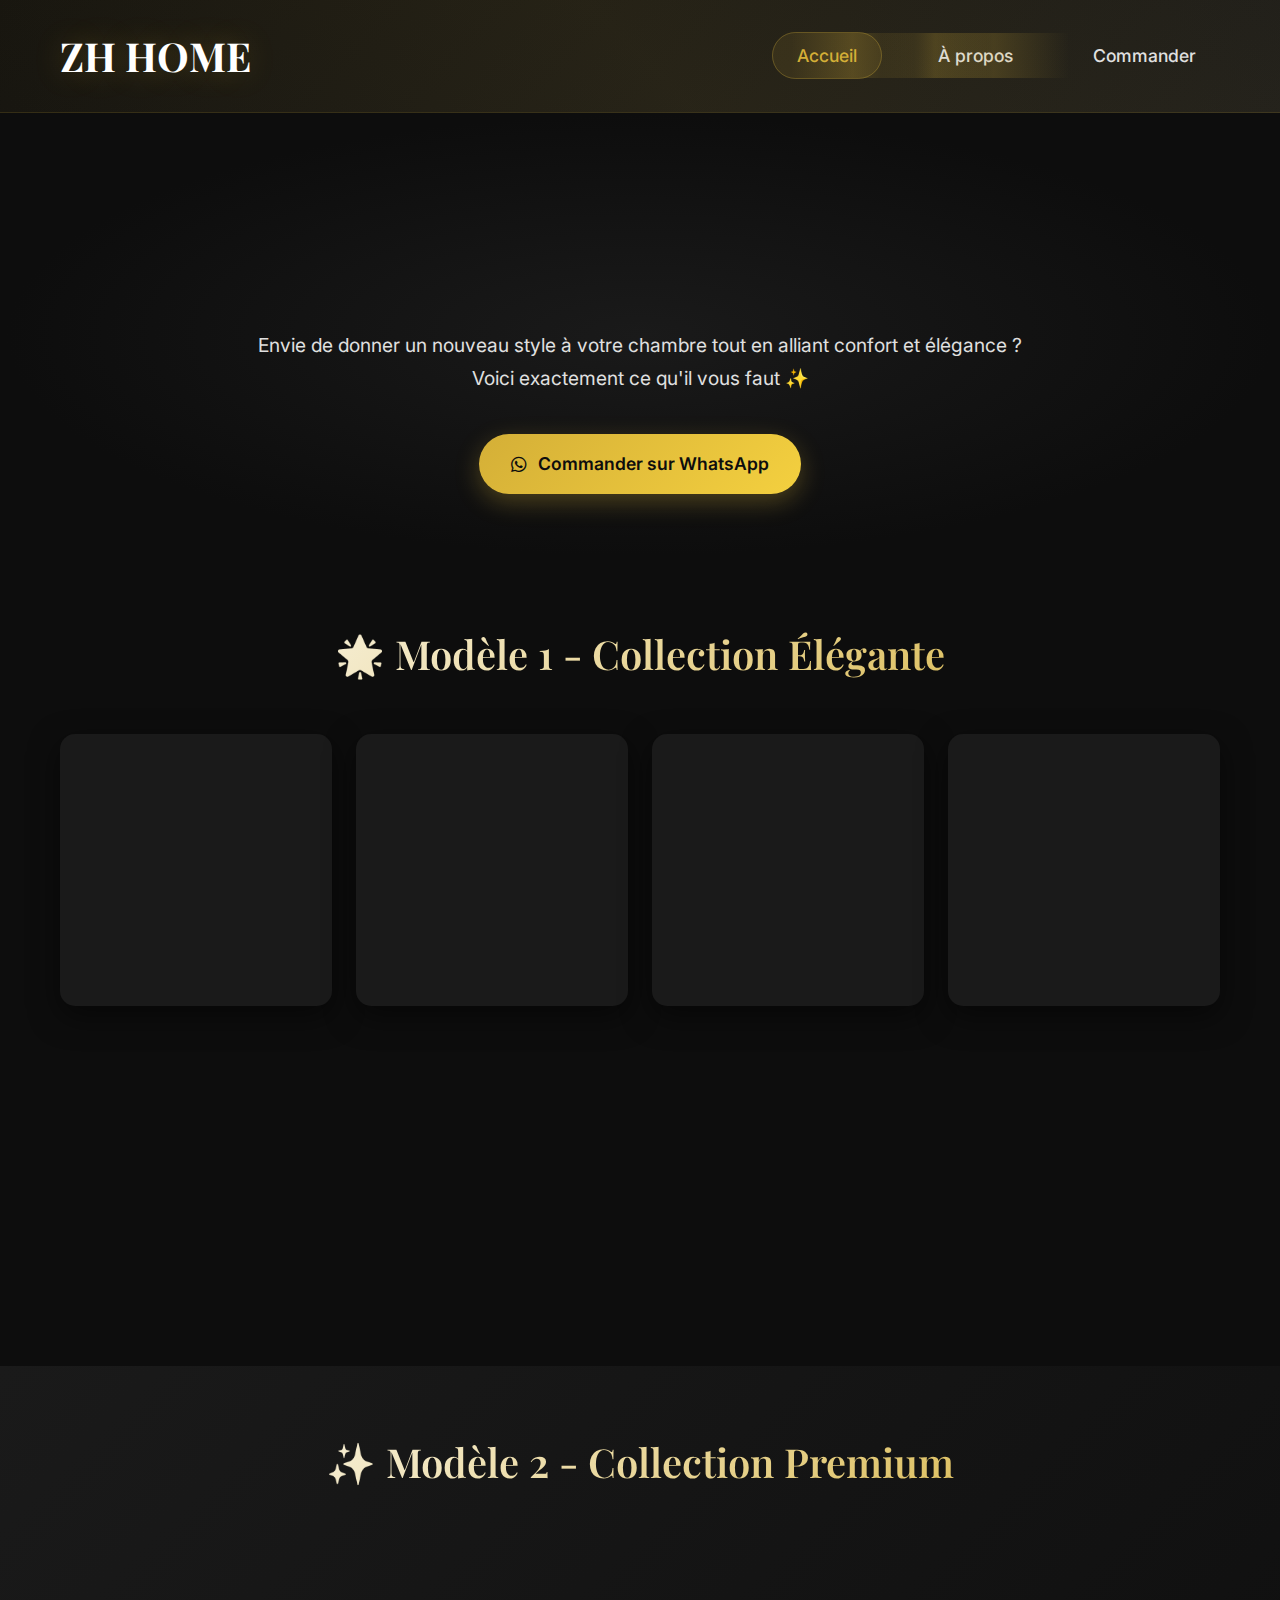
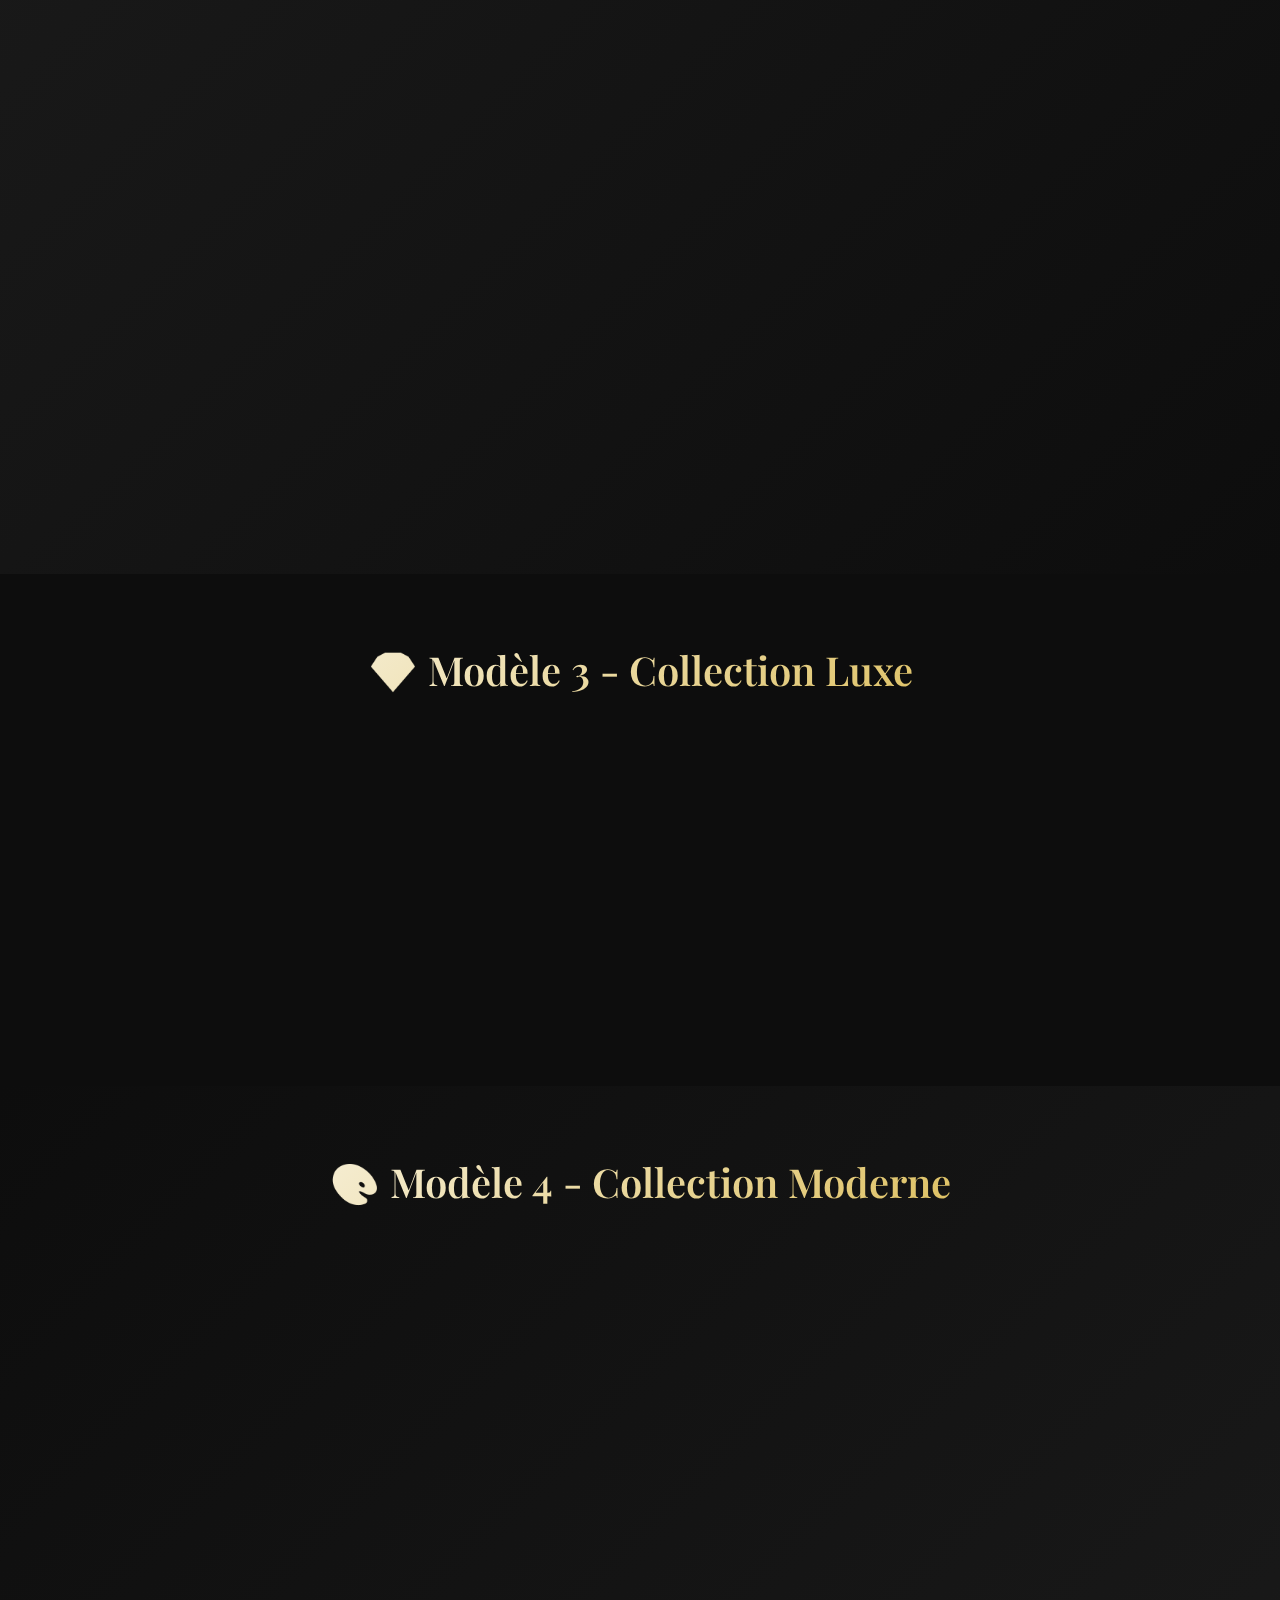
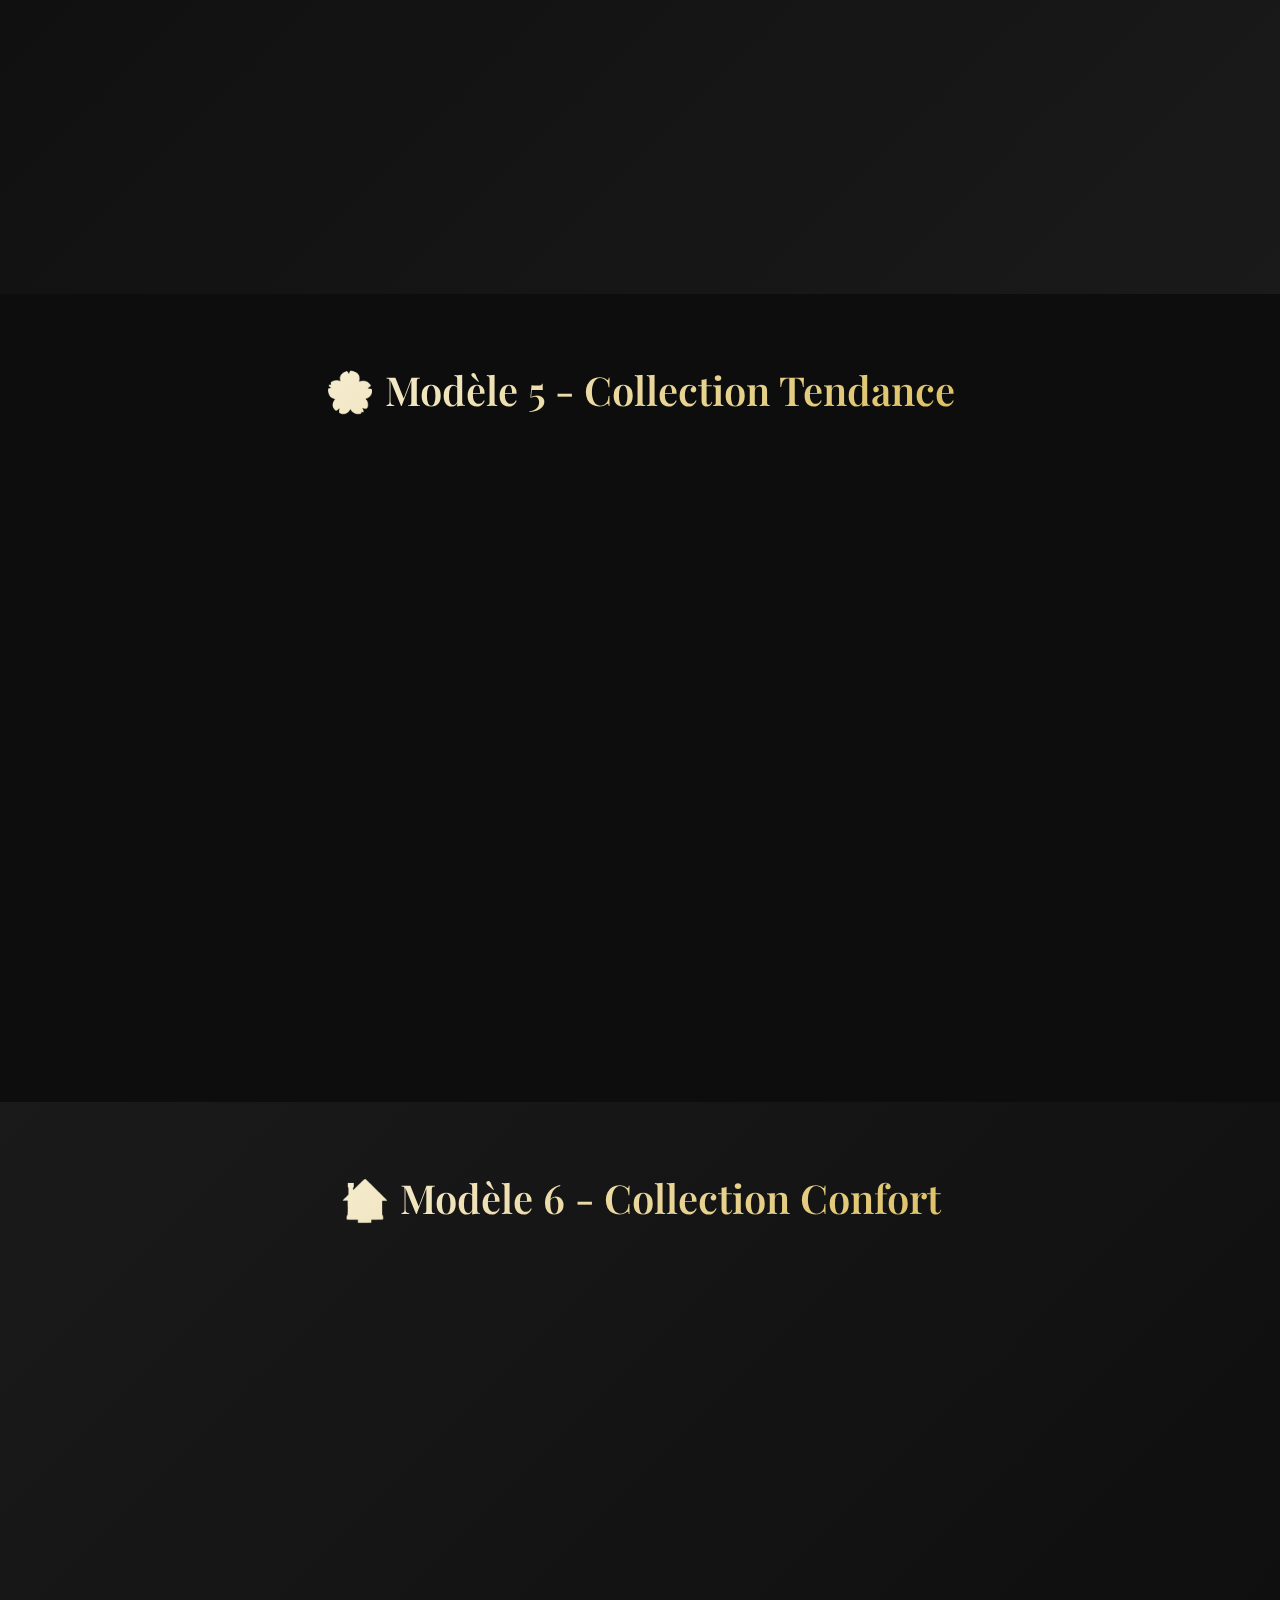
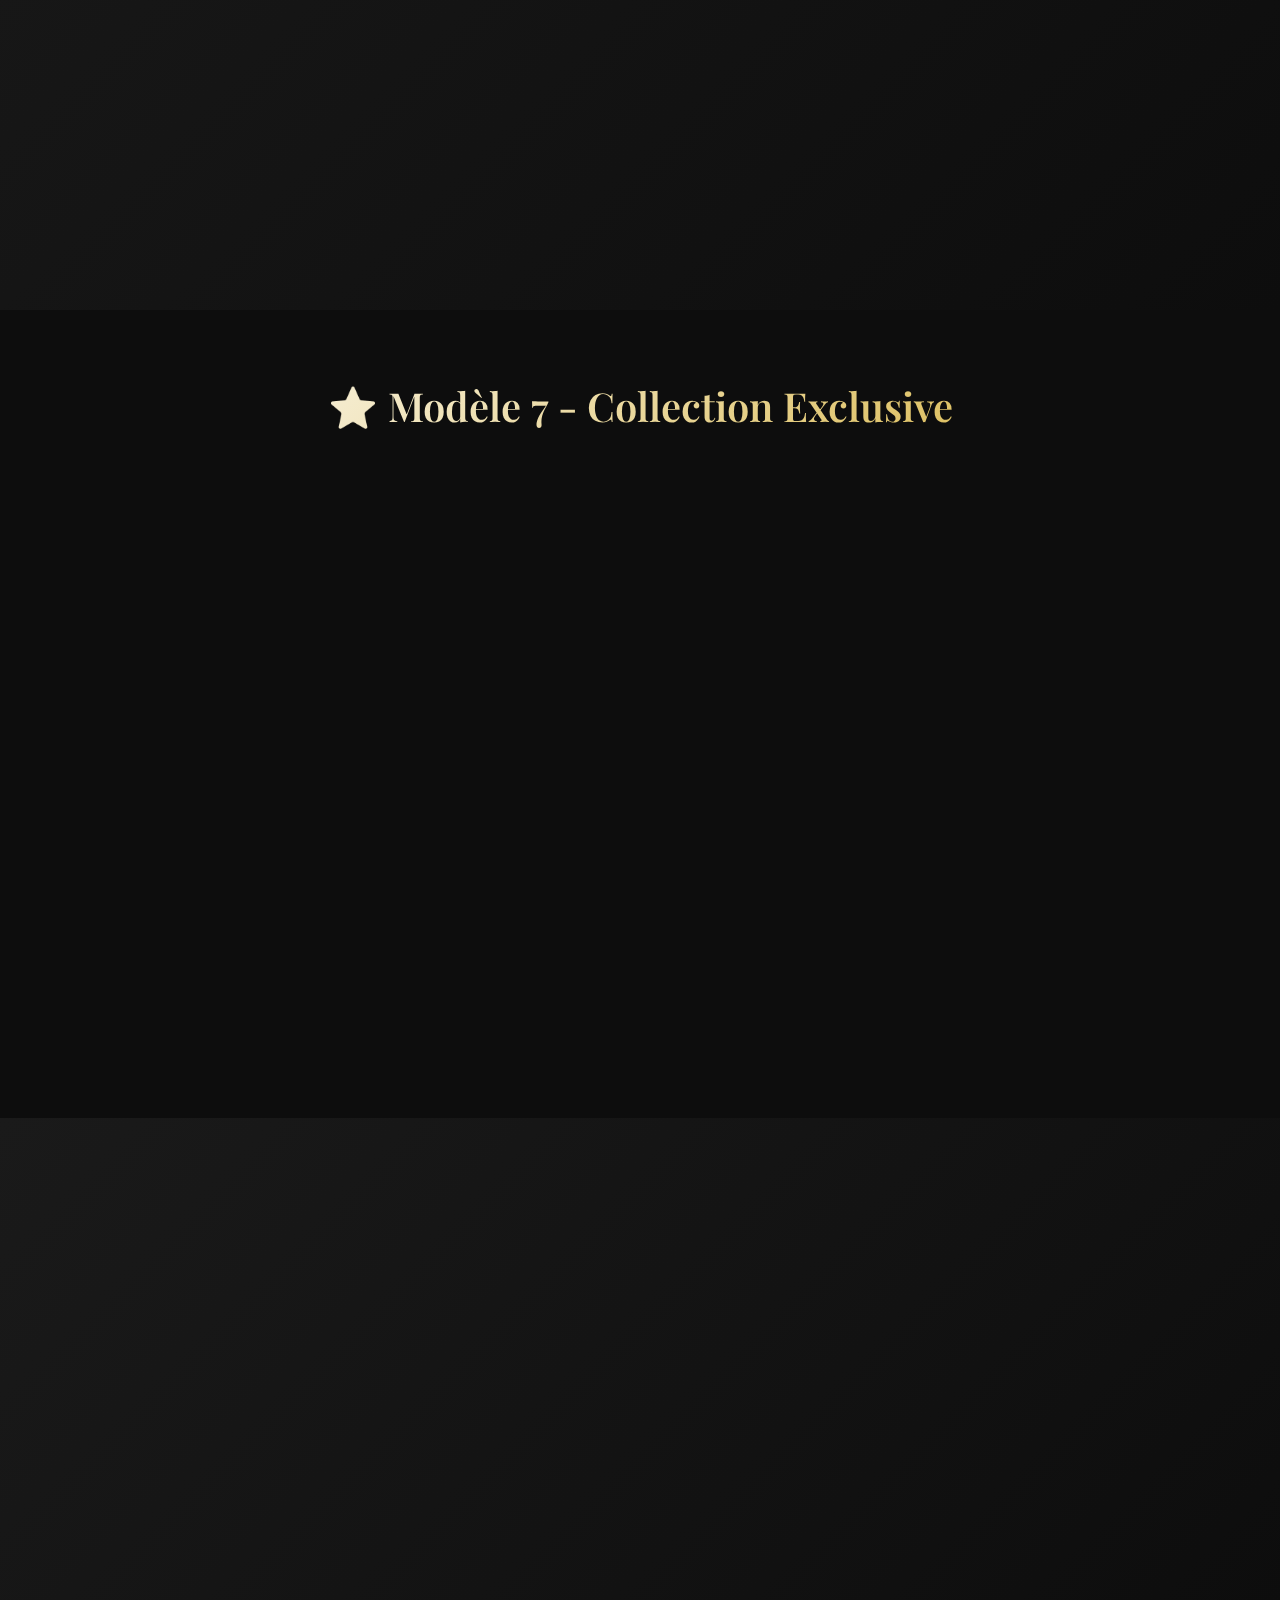
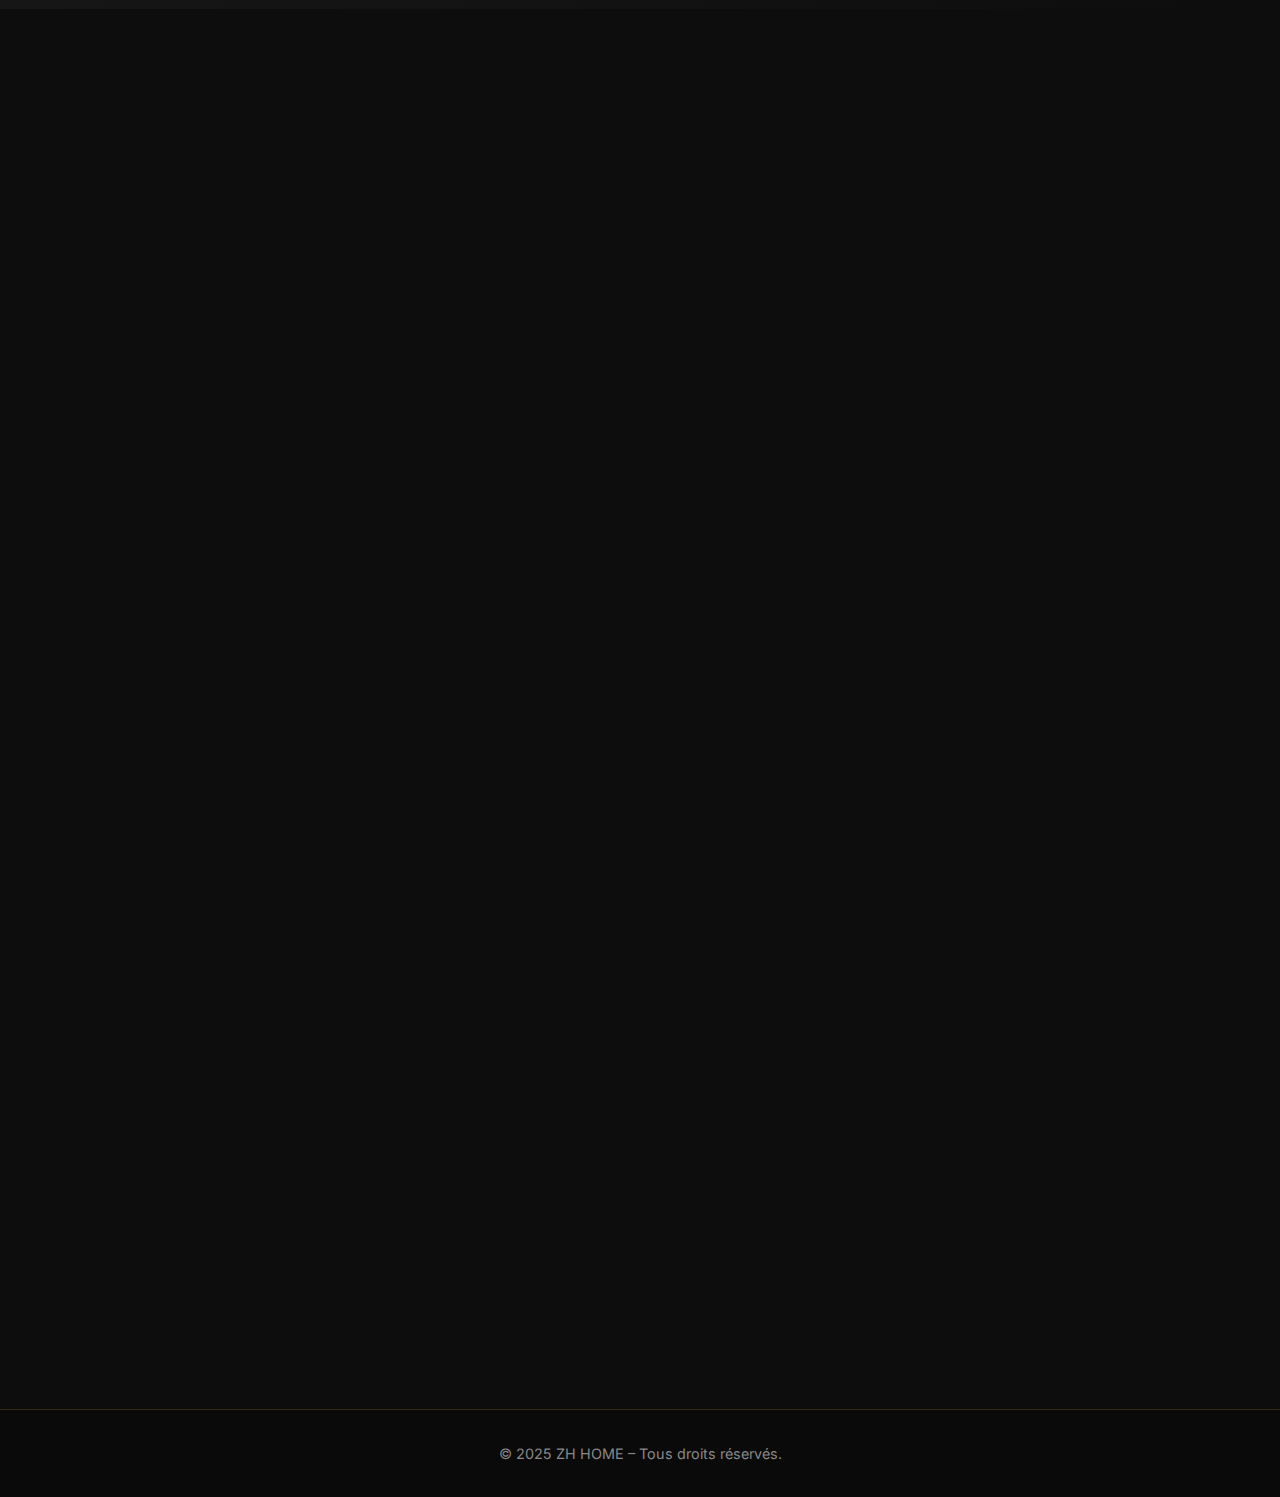
<file: index.html>
<!DOCTYPE html>
<html lang="fr">
<head>
    <meta charset="UTF-8">
    <meta name="viewport" content="width=device-width, initial-scale=1.0">
    <title>ZH HOME - Parures de lit complètes</title>
    <link rel="stylesheet" href="styles.css">
    <link href="https://cdnjs.cloudflare.com/ajax/libs/font-awesome/6.0.0/css/all.min.css" rel="stylesheet">
    <link href="https://fonts.googleapis.com/css2?family=Playfair+Display:wght@400;600;700&family=Inter:wght@300;400;500;600&display=swap" rel="stylesheet">
</head>
<body>
    <!-- Header -->
    <header class="header">
        <div class="container">
            <div class="header-content">
                <h1 class="brand-name">ZH HOME</h1>
                <nav class="main-nav">
                    <ul class="nav-list">
                        <li><a href="index.html" class="nav-link active">Accueil</a></li>
                        <li><a href="about.html" class="nav-link">À propos</a></li>
                        <li><a href="carte.html" class="nav-link">Commander</a></li>
                    </ul>
                </nav>
                <div class="mobile-menu-toggle">
                    <span></span>
                    <span></span>
                    <span></span>
                </div>
            </div>
        </div>
    </header>

    <!-- Hero Section -->
    <section class="hero">
        <div class="container">
            <div class="hero-content">
                <h2 class="hero-headline">🛏️ Offre spéciale – Parures de lit complètes 🛏️</h2>
                <p class="hero-subheadline">Envie de donner un nouveau style à votre chambre tout en alliant confort et élégance ? Voici exactement ce qu'il vous faut ✨</p>
                <a href="https://wa.me/YOUR_WHATSAPP_NUMBER" class="cta-button primary" target="_blank">
                    <i class="fab fa-whatsapp"></i>
                    Commander sur WhatsApp
                </a>
            </div>
        </div>
    </section>

    <!-- Modèle 1 Gallery -->
    <section class="gallery model-section-1">
        <div class="container">
            <h2 class="section-title">🌟 Modèle 1 - Collection Élégante</h2>
            <div class="gallery-grid">
                <div class="gallery-item">
                    <img src="img/modele1/photo_2025-10-27_13-40-03.jpg" alt="Modèle 1 - Style 1" loading="lazy">
                </div>
                <div class="gallery-item">
                    <img src="img/modele1/photo_2025-10-27_13-40-13.jpg" alt="Modèle 1 - Style 2" loading="lazy">
                </div>
                <div class="gallery-item">
                    <img src="img/modele1/photo_2025-10-27_13-40-19.jpg" alt="Modèle 1 - Style 3" loading="lazy">
                </div>
                <div class="gallery-item">
                    <img src="img/modele1/photo_2025-10-27_13-40-24.jpg" alt="Modèle 1 - Style 4" loading="lazy">
                </div>
                <div class="gallery-item">
                    <img src="img/modele1/photo_2025-10-27_13-40-28.jpg" alt="Modèle 1 - Style 5" loading="lazy">
                </div>
                <div class="gallery-item">
                    <img src="img/modele1/photo_2025-10-27_13-40-34.jpg" alt="Modèle 1 - Style 6" loading="lazy">
                </div>
                <div class="gallery-item">
                    <img src="img/modele1/photo_2025-10-27_13-40-38.jpg" alt="Modèle 1 - Style 7" loading="lazy">
                </div>
                <div class="gallery-item">
                    <img src="img/modele1/photo_2025-10-27_13-40-45.jpg" alt="Modèle 1 - Style 8" loading="lazy">
                </div>
            </div>
        </div>
    </section>

    <!-- Modèle 2 Gallery -->
    <section class="gallery model-section-2">
        <div class="container">
            <h2 class="section-title">✨ Modèle 2 - Collection Premium</h2>
            <div class="gallery-grid">
                <div class="gallery-item">
                    <img src="img/modele2/photo_2025-10-27_13-40-52.jpg" alt="Modèle 2 - Style 1" loading="lazy">
                </div>
                <div class="gallery-item">
                    <img src="img/modele2/photo_2025-10-27_13-40-56.jpg" alt="Modèle 2 - Style 2" loading="lazy">
                </div>
                <div class="gallery-item">
                    <img src="img/modele2/photo_2025-10-27_13-41-01.jpg" alt="Modèle 2 - Style 3" loading="lazy">
                </div>
                <div class="gallery-item">
                    <img src="img/modele2/photo_2025-10-27_13-41-05.jpg" alt="Modèle 2 - Style 4" loading="lazy">
                </div>
                <div class="gallery-item">
                    <img src="img/modele2/photo_2025-10-27_13-41-10.jpg" alt="Modèle 2 - Style 5" loading="lazy">
                </div>
                <div class="gallery-item">
                    <img src="img/modele2/photo_2025-10-27_13-41-16.jpg" alt="Modèle 2 - Style 6" loading="lazy">
                </div>
                <div class="gallery-item">
                    <img src="img/modele2/photo_2025-10-27_13-41-20.jpg" alt="Modèle 2 - Style 7" loading="lazy">
                </div>
                <div class="gallery-item">
                    <img src="img/modele2/photo_2025-10-27_13-41-24.jpg" alt="Modèle 2 - Style 8" loading="lazy">
                </div>
            </div>
        </div>
    </section>

    <!-- Modèle 3 Gallery -->
    <section class="gallery model-section-3">
        <div class="container">
            <h2 class="section-title">💎 Modèle 3 - Collection Luxe</h2>
            <div class="gallery-grid">
                <div class="gallery-item">
                    <img src="img/modele 3/photo_2025-10-27_13-41-29.jpg" alt="Modèle 3 - Style 1" loading="lazy">
                </div>
                <div class="gallery-item">
                    <img src="img/modele 3/photo_2025-10-27_13-41-34.jpg" alt="Modèle 3 - Style 2" loading="lazy">
                </div>
                <div class="gallery-item">
                    <img src="img/modele 3/photo_2025-10-27_13-41-38.jpg" alt="Modèle 3 - Style 3" loading="lazy">
                </div>
                <div class="gallery-item">
                    <img src="img/modele 3/photo_2025-10-27_13-41-42.jpg" alt="Modèle 3 - Style 4" loading="lazy">
                </div>
            </div>
        </div>
    </section>

    <!-- Modèle 4 Gallery -->
    <section class="gallery model-section-4">
        <div class="container">
            <h2 class="section-title">🎨 Modèle 4 - Collection Moderne</h2>
            <div class="gallery-grid">
                <div class="gallery-item">
                    <img src="img/modele4/photo_2025-10-27_13-41-47.jpg" alt="Modèle 4 - Style 1" loading="lazy">
                </div>
                <div class="gallery-item">
                    <img src="img/modele4/photo_2025-10-27_13-41-54.jpg" alt="Modèle 4 - Style 2" loading="lazy">
                </div>
                <div class="gallery-item">
                    <img src="img/modele4/photo_2025-10-27_13-41-59.jpg" alt="Modèle 4 - Style 3" loading="lazy">
                </div>
                <div class="gallery-item">
                    <img src="img/modele4/photo_2025-10-27_13-42-04.jpg" alt="Modèle 4 - Style 4" loading="lazy">
                </div>
                <div class="gallery-item">
                    <img src="img/modele4/photo_2025-10-27_13-42-08.jpg" alt="Modèle 4 - Style 5" loading="lazy">
                </div>
                <div class="gallery-item">
                    <img src="img/modele4/photo_2025-10-27_13-42-13.jpg" alt="Modèle 4 - Style 6" loading="lazy">
                </div>
                <div class="gallery-item">
                    <img src="img/modele4/photo_2025-10-27_13-42-18.jpg" alt="Modèle 4 - Style 7" loading="lazy">
                </div>
                <div class="gallery-item">
                    <img src="img/modele4/photo_2025-10-27_13-42-21.jpg" alt="Modèle 4 - Style 8" loading="lazy">
                </div>
            </div>
        </div>
    </section>

    <!-- Modèle 5 Gallery -->
    <section class="gallery model-section-5">
        <div class="container">
            <h2 class="section-title">🌸 Modèle 5 - Collection Tendance</h2>
            <div class="gallery-grid">
                <div class="gallery-item">
                    <img src="img/modele 5/photo_2025-10-27_13-42-27.jpg" alt="Modèle 5 - Style 1" loading="lazy">
                </div>
                <div class="gallery-item">
                    <img src="img/modele 5/photo_2025-10-27_13-42-31.jpg" alt="Modèle 5 - Style 2" loading="lazy">
                </div>
                <div class="gallery-item">
                    <img src="img/modele 5/photo_2025-10-27_13-42-35.jpg" alt="Modèle 5 - Style 3" loading="lazy">
                </div>
                <div class="gallery-item">
                    <img src="img/modele 5/photo_2025-10-27_13-42-38.jpg" alt="Modèle 5 - Style 4" loading="lazy">
                </div>
                <div class="gallery-item">
                    <img src="img/modele 5/photo_2025-10-27_13-42-43.jpg" alt="Modèle 5 - Style 5" loading="lazy">
                </div>
            </div>
        </div>
    </section>

    <!-- Modèle 6 Gallery -->
    <section class="gallery model-section-6">
        <div class="container">
            <h2 class="section-title">🏠 Modèle 6 - Collection Confort</h2>
            <div class="gallery-grid">
                <div class="gallery-item">
                    <img src="img/modele 6/photo_2025-10-27_13-42-48.jpg" alt="Modèle 6 - Style 1" loading="lazy">
                </div>
                <div class="gallery-item">
                    <img src="img/modele 6/photo_2025-10-27_13-42-52.jpg" alt="Modèle 6 - Style 2" loading="lazy">
                </div>
                <div class="gallery-item">
                    <img src="img/modele 6/photo_2025-10-27_13-42-55.jpg" alt="Modèle 6 - Style 3" loading="lazy">
                </div>
                <div class="gallery-item">
                    <img src="img/modele 6/photo_2025-10-27_13-43-00.jpg" alt="Modèle 6 - Style 4" loading="lazy">
                </div>
                <div class="gallery-item">
                    <img src="img/modele 6/photo_2025-10-27_13-43-04.jpg" alt="Modèle 6 - Style 5" loading="lazy">
                </div>
                <div class="gallery-item">
                    <img src="img/modele 6/photo_2025-10-27_13-43-08.jpg" alt="Modèle 6 - Style 6" loading="lazy">
                </div>
                <div class="gallery-item">
                    <img src="img/modele 6/photo_2025-10-27_13-43-12.jpg" alt="Modèle 6 - Style 7" loading="lazy">
                </div>
                <div class="gallery-item">
                    <img src="img/modele 6/photo_2025-10-27_13-43-18.jpg" alt="Modèle 6 - Style 8" loading="lazy">
                </div>
            </div>
        </div>
    </section>

    <!-- Modèle 7 Gallery -->
    <section class="gallery model-section-7">
        <div class="container">
            <h2 class="section-title">⭐ Modèle 7 - Collection Exclusive</h2>
            <div class="gallery-grid">
                <div class="gallery-item">
                    <img src="img/modele 7/photo_2025-10-27_13-43-25.jpg" alt="Modèle 7 - Style 1" loading="lazy">
                </div>
                <div class="gallery-item">
                    <img src="img/modele 7/photo_2025-10-27_13-43-29.jpg" alt="Modèle 7 - Style 2" loading="lazy">
                </div>
                <div class="gallery-item">
                    <img src="img/modele 7/photo_2025-10-27_13-43-33.jpg" alt="Modèle 7 - Style 3" loading="lazy">
                </div>
                <div class="gallery-item">
                    <img src="img/modele 7/photo_2025-10-27_13-43-37.jpg" alt="Modèle 7 - Style 4" loading="lazy">
                </div>
                <div class="gallery-item">
                    <img src="img/modele 7/photo_2025-10-27_13-43-41.jpg" alt="Modèle 7 - Style 5" loading="lazy">
                </div>
                <div class="gallery-item">
                    <img src="img/modele 7/photo_2025-10-27_13-43-45.jpg" alt="Modèle 7 - Style 6" loading="lazy">
                </div>
                <div class="gallery-item">
                    <img src="img/modele 7/photo_2025-10-27_13-43-49.jpg" alt="Modèle 7 - Style 7" loading="lazy">
                </div>
            </div>
        </div>
    </section>

    <!-- Product Info Section -->
    <section class="product-info">
        <div class="container">
            <div class="info-grid">
                <div class="info-card">
                    <h3 class="info-title">🔹 Composition du set :</h3>
                    <ul class="composition-list">
                        <li>01 drap plat (2.35 × 2.45 cm)</li>
                        <li>01 drap housse (1.80 × 2.00 cm)</li>
                        <li>02 housses d'oreiller (50 × 70 cm)</li>
                    </ul>
                </div>
                <div class="info-card">
                    <h3 class="info-title">🔹 Avantages :</h3>
                    <ul class="advantages-list">
                        <li>✔️ Tissu doux, durable et de qualité supérieure</li>
                        <li>✔️ Plusieurs couleurs modernes au choix 🎨</li>
                        <li>✔️ Commande personnalisée : choisissez votre modèle et couleur</li>
                    </ul>
                </div>
            </div>
        </div>
    </section>

    <!-- CTA Section -->
    <section class="cta-section">
        <div class="container">
            <a href="https://wa.me/YOUR_WHATSAPP_NUMBER" class="cta-button large" target="_blank">
                <i class="fab fa-whatsapp"></i>
                Commander sur WhatsApp
            </a>
            <div class="social-links">
                <a href="https://instagram.com/Yusuf_5_Nassim" target="_blank" class="social-link">
                    <i class="fab fa-instagram"></i>
                    @Yusuf_5_Nassim
                </a>
                <a href="https://facebook.com/YusufNassim" target="_blank" class="social-link">
                    <i class="fab fa-facebook"></i>
                    Yusuf Nassim
                </a>
            </div>
        </div>
    </section>

    <!-- Order Form Section -->
    <section class="order-form-section">
        <div class="container">
            <div class="form-header">
                <h2 class="form-title">🛒 Commande directe</h2>
                <p class="form-description">Remplissez le formulaire ci-dessous pour passer votre commande. Nous vous contacterons pour la confirmation.</p>
            </div>
            
            <form id="orderForm" class="order-form">
                <div class="form-grid">
                    <div class="form-group">
                        <label for="fullName">Nom complet *</label>
                        <input type="text" id="fullName" name="fullName" required>
                    </div>
                    
                    <div class="form-group">
                        <label for="whatsapp">Numéro WhatsApp *</label>
                        <input type="tel" id="whatsapp" name="whatsapp" placeholder="+213 XXX XXX XXX" required>
                    </div>
                    
                    <div class="form-group full-width">
                        <label for="address">Adresse de livraison *</label>
                        <textarea id="address" name="address" rows="3" placeholder="Adresse complète avec ville et code postal" required></textarea>
                    </div>
                    
                    <div class="form-group">
                        <label for="model">Choix du modèle *</label>
                        <select id="model" name="model" required>
                            <option value="">Sélectionnez un modèle</option>
                            <option value="Luxe">Luxe</option>
                            <option value="Classic">Classic</option>
                            <option value="Soft Dream">Soft Dream</option>
                            <option value="Royal">Royal</option>
                            <option value="Premium">Premium</option>
                            <option value="Elegance">Elegance</option>
                        </select>
                    </div>
                    
                    <div class="form-group">
                        <label for="color">Couleur souhaitée *</label>
                        <select id="color" name="color" required>
                            <option value="">Choisissez une couleur</option>
                            <option value="Blanc">Blanc</option>
                            <option value="Beige">Beige</option>
                            <option value="Gris">Gris</option>
                            <option value="Bleu">Bleu</option>
                            <option value="Rose">Rose</option>
                            <option value="Vert">Vert</option>
                            <option value="Bordeaux">Bordeaux</option>
                            <option value="Noir">Noir</option>
                            <option value="Autre">Autre (préciser en commentaire)</option>
                        </select>
                    </div>
                    
                    <div class="form-group">
                        <label for="quantity">Quantité *</label>
                        <input type="number" id="quantity" name="quantity" min="1" max="10" value="1" required>
                    </div>
                    
                    <div class="form-group">
                        <label for="comments">Commentaires (optionnel)</label>
                        <textarea id="comments" name="comments" rows="2" placeholder="Précisions sur la couleur, demandes spéciales..."></textarea>
                    </div>
                </div>
                
                <button type="submit" class="submit-button">
                    <i class="fas fa-paper-plane"></i>
                    Envoyer ma commande
                </button>
            </form>
            
            <div id="thankYouMessage" class="thank-you-message" style="display: none;">
                <div class="success-icon">✅</div>
                <h3>Merci !</h3>
                <p>Votre commande a été enregistrée. Nous vous contacterons très bientôt sur WhatsApp.</p>
            </div>
            
            <div class="alternative-order">
                <p>Vous pouvez aussi commander directement sur WhatsApp 👉 
                    <a href="https://wa.me/YOUR_WHATSAPP_NUMBER" target="_blank" class="whatsapp-link">
                        <i class="fab fa-whatsapp"></i> Cliquez ici
                    </a>
                </p>
            </div>
        </div>
    </section>

    <!-- Footer -->
    <footer class="footer">
        <div class="container">
            <p>&copy; 2025 ZH HOME – Tous droits réservés.</p>
        </div>
    </footer>

    <script src="script.js"></script>
</body>
</html>
</file>
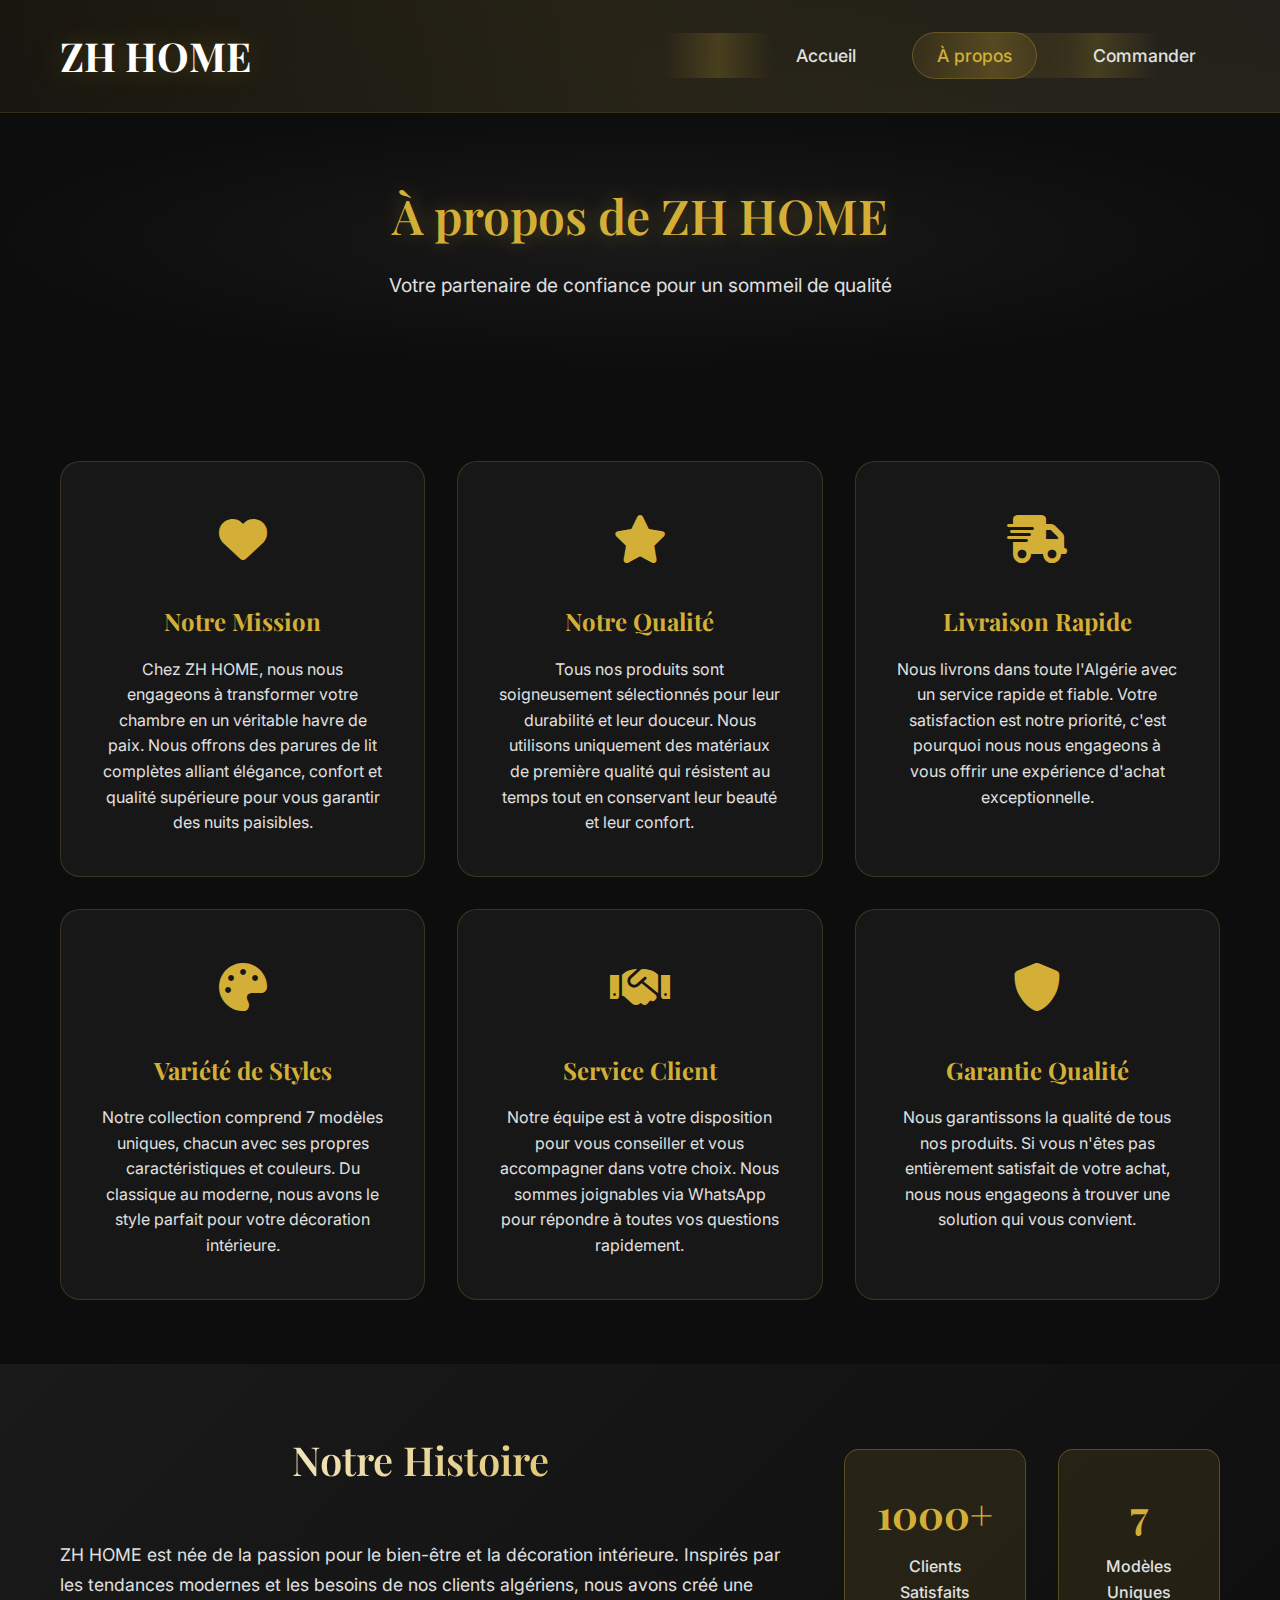
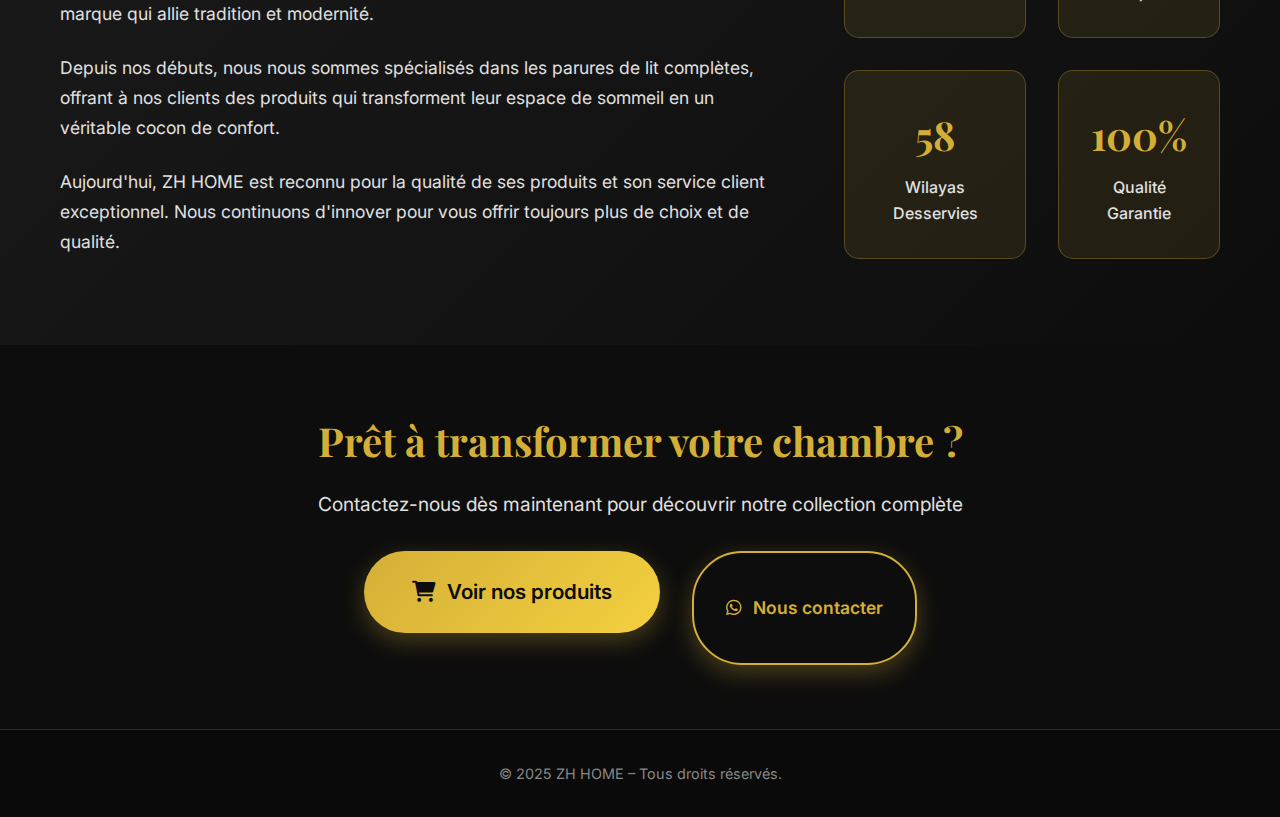
<file: about.html>
<!DOCTYPE html>
<html lang="fr">
<head>
    <meta charset="UTF-8">
    <meta name="viewport" content="width=device-width, initial-scale=1.0">
    <title>À propos - ZH HOME</title>
    <link rel="stylesheet" href="styles.css">
    <link href="https://cdnjs.cloudflare.com/ajax/libs/font-awesome/6.0.0/css/all.min.css" rel="stylesheet">
    <link href="https://fonts.googleapis.com/css2?family=Playfair+Display:wght@400;600;700&family=Inter:wght@300;400;500;600&display=swap" rel="stylesheet">
</head>
<body>
    <!-- Header -->
    <header class="header">
        <div class="container">
            <div class="header-content">
                <h1 class="brand-name">ZH HOME</h1>
                <nav class="main-nav">
                    <ul class="nav-list">
                        <li><a href="index.html" class="nav-link">Accueil</a></li>
                        <li><a href="about.html" class="nav-link active">À propos</a></li>
                        <li><a href="carte.html" class="nav-link">Commander</a></li>
                    </ul>
                </nav>
                <div class="mobile-menu-toggle">
                    <span></span>
                    <span></span>
                    <span></span>
                </div>
            </div>
        </div>
    </header>

    <!-- About Hero Section -->
    <section class="about-hero">
        <div class="container">
            <div class="about-hero-content">
                <h2 class="about-title">À propos de ZH HOME</h2>
                <p class="about-subtitle">Votre partenaire de confiance pour un sommeil de qualité</p>
            </div>
        </div>
    </section>

    <!-- About Content -->
    <section class="about-content">
        <div class="container">
            <div class="about-grid">
                <div class="about-card">
                    <div class="about-icon">
                        <i class="fas fa-heart"></i>
                    </div>
                    <h3>Notre Mission</h3>
                    <p>Chez ZH HOME, nous nous engageons à transformer votre chambre en un véritable havre de paix. Nous offrons des parures de lit complètes alliant élégance, confort et qualité supérieure pour vous garantir des nuits paisibles.</p>
                </div>

                <div class="about-card">
                    <div class="about-icon">
                        <i class="fas fa-star"></i>
                    </div>
                    <h3>Notre Qualité</h3>
                    <p>Tous nos produits sont soigneusement sélectionnés pour leur durabilité et leur douceur. Nous utilisons uniquement des matériaux de première qualité qui résistent au temps tout en conservant leur beauté et leur confort.</p>
                </div>

                <div class="about-card">
                    <div class="about-icon">
                        <i class="fas fa-shipping-fast"></i>
                    </div>
                    <h3>Livraison Rapide</h3>
                    <p>Nous livrons dans toute l'Algérie avec un service rapide et fiable. Votre satisfaction est notre priorité, c'est pourquoi nous nous engageons à vous offrir une expérience d'achat exceptionnelle.</p>
                </div>

                <div class="about-card">
                    <div class="about-icon">
                        <i class="fas fa-palette"></i>
                    </div>
                    <h3>Variété de Styles</h3>
                    <p>Notre collection comprend 7 modèles uniques, chacun avec ses propres caractéristiques et couleurs. Du classique au moderne, nous avons le style parfait pour votre décoration intérieure.</p>
                </div>

                <div class="about-card">
                    <div class="about-icon">
                        <i class="fas fa-handshake"></i>
                    </div>
                    <h3>Service Client</h3>
                    <p>Notre équipe est à votre disposition pour vous conseiller et vous accompagner dans votre choix. Nous sommes joignables via WhatsApp pour répondre à toutes vos questions rapidement.</p>
                </div>

                <div class="about-card">
                    <div class="about-icon">
                        <i class="fas fa-shield-alt"></i>
                    </div>
                    <h3>Garantie Qualité</h3>
                    <p>Nous garantissons la qualité de tous nos produits. Si vous n'êtes pas entièrement satisfait de votre achat, nous nous engageons à trouver une solution qui vous convient.</p>
                </div>
            </div>
        </div>
    </section>

    <!-- Our Story Section -->
    <section class="our-story">
        <div class="container">
            <div class="story-content">
                <div class="story-text">
                    <h2 class="section-title">Notre Histoire</h2>
                    <p>ZH HOME est née de la passion pour le bien-être et la décoration intérieure. Inspirés par les tendances modernes et les besoins de nos clients algériens, nous avons créé une marque qui allie tradition et modernité.</p>
                    <p>Depuis nos débuts, nous nous sommes spécialisés dans les parures de lit complètes, offrant à nos clients des produits qui transforment leur espace de sommeil en un véritable cocon de confort.</p>
                    <p>Aujourd'hui, ZH HOME est reconnu pour la qualité de ses produits et son service client exceptionnel. Nous continuons d'innover pour vous offrir toujours plus de choix et de qualité.</p>
                </div>
                <div class="story-stats">
                    <div class="stat-item">
                        <div class="stat-number">1000+</div>
                        <div class="stat-label">Clients Satisfaits</div>
                    </div>
                    <div class="stat-item">
                        <div class="stat-number">7</div>
                        <div class="stat-label">Modèles Uniques</div>
                    </div>
                    <div class="stat-item">
                        <div class="stat-number">58</div>
                        <div class="stat-label">Wilayas Desservies</div>
                    </div>
                    <div class="stat-item">
                        <div class="stat-number">100%</div>
                        <div class="stat-label">Qualité Garantie</div>
                    </div>
                </div>
            </div>
        </div>
    </section>

    <!-- Contact CTA -->
    <section class="contact-cta">
        <div class="container">
            <div class="cta-content">
                <h2>Prêt à transformer votre chambre ?</h2>
                <p>Contactez-nous dès maintenant pour découvrir notre collection complète</p>
                <div class="cta-buttons">
                    <a href="carte.html" class="cta-button large">
                        <i class="fas fa-shopping-cart"></i>
                        Voir nos produits
                    </a>
                    <a href="https://wa.me/YOUR_WHATSAPP_NUMBER" class="cta-button secondary" target="_blank">
                        <i class="fab fa-whatsapp"></i>
                        Nous contacter
                    </a>
                </div>
            </div>
        </div>
    </section>

    <!-- Footer -->
    <footer class="footer">
        <div class="container">
            <p>&copy; 2025 ZH HOME – Tous droits réservés.</p>
        </div>
    </footer>

    <script src="script.js"></script>
</body>
</html>
</file>
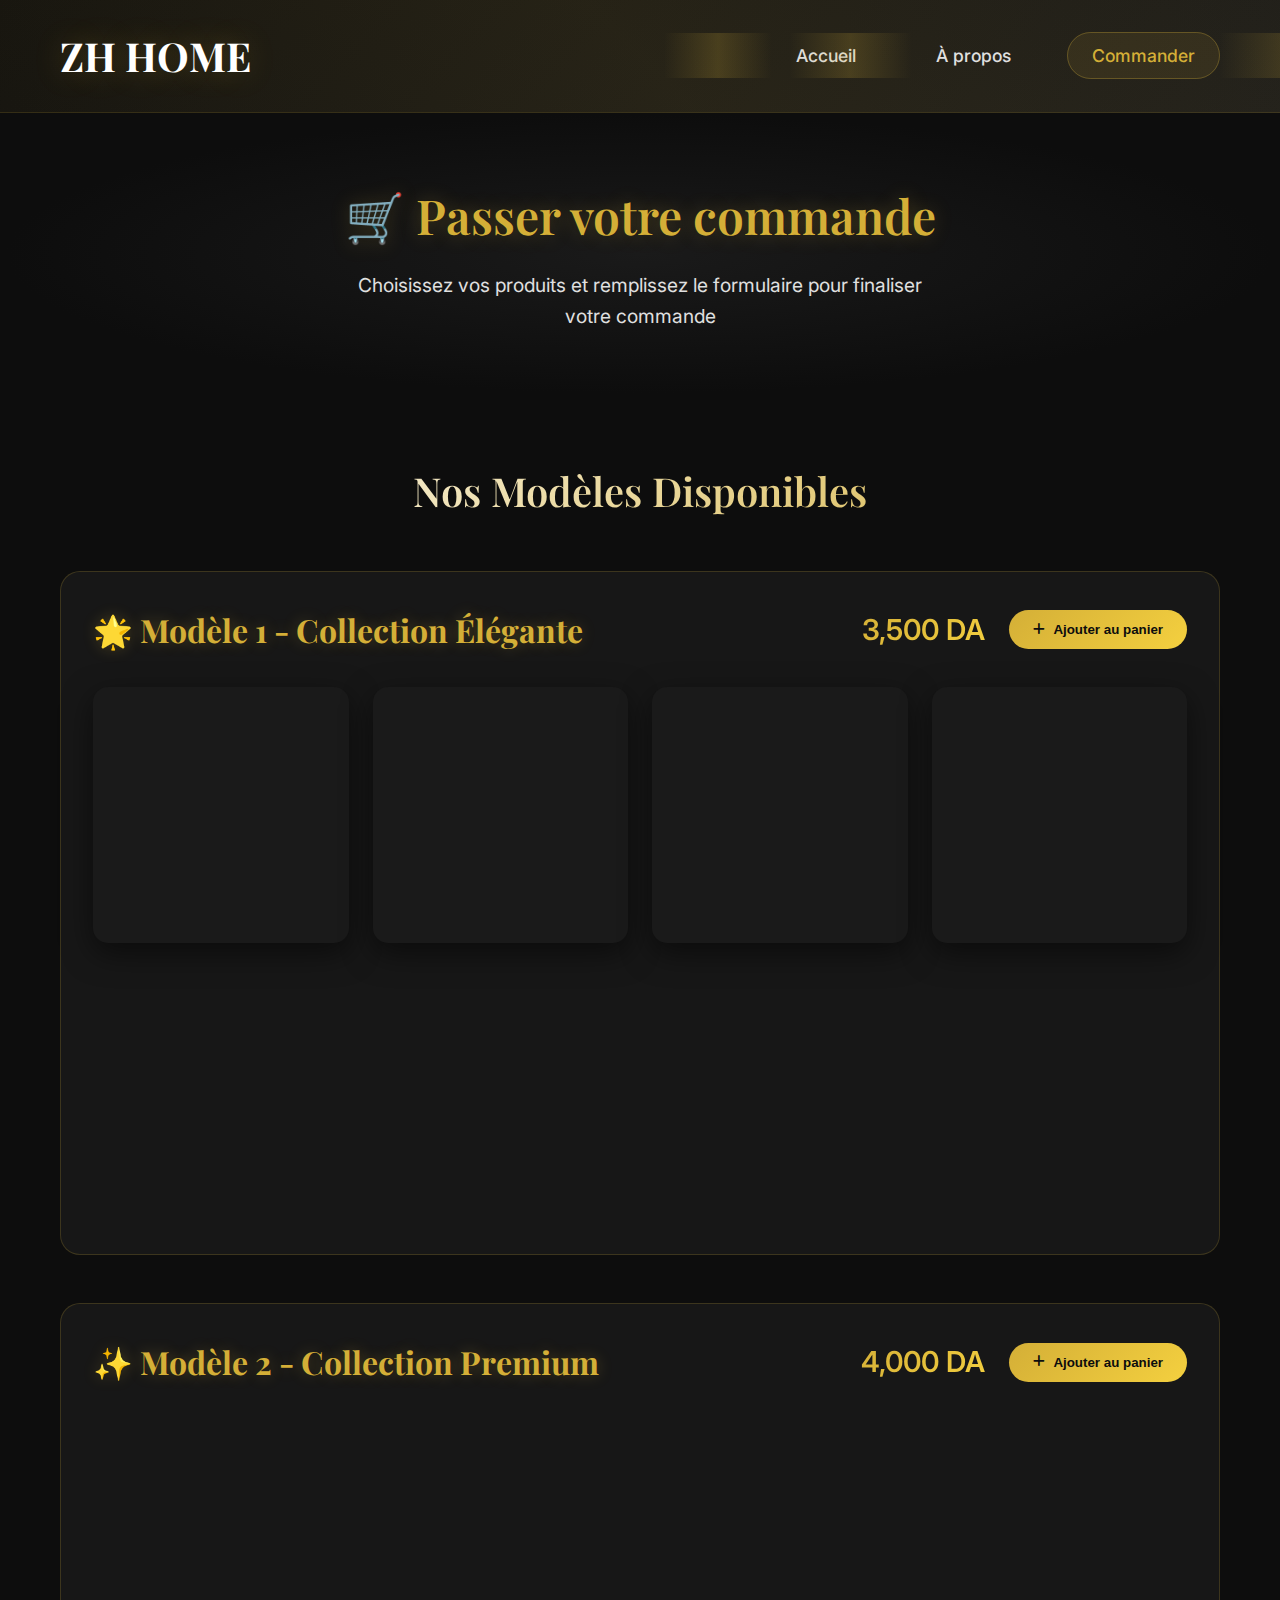
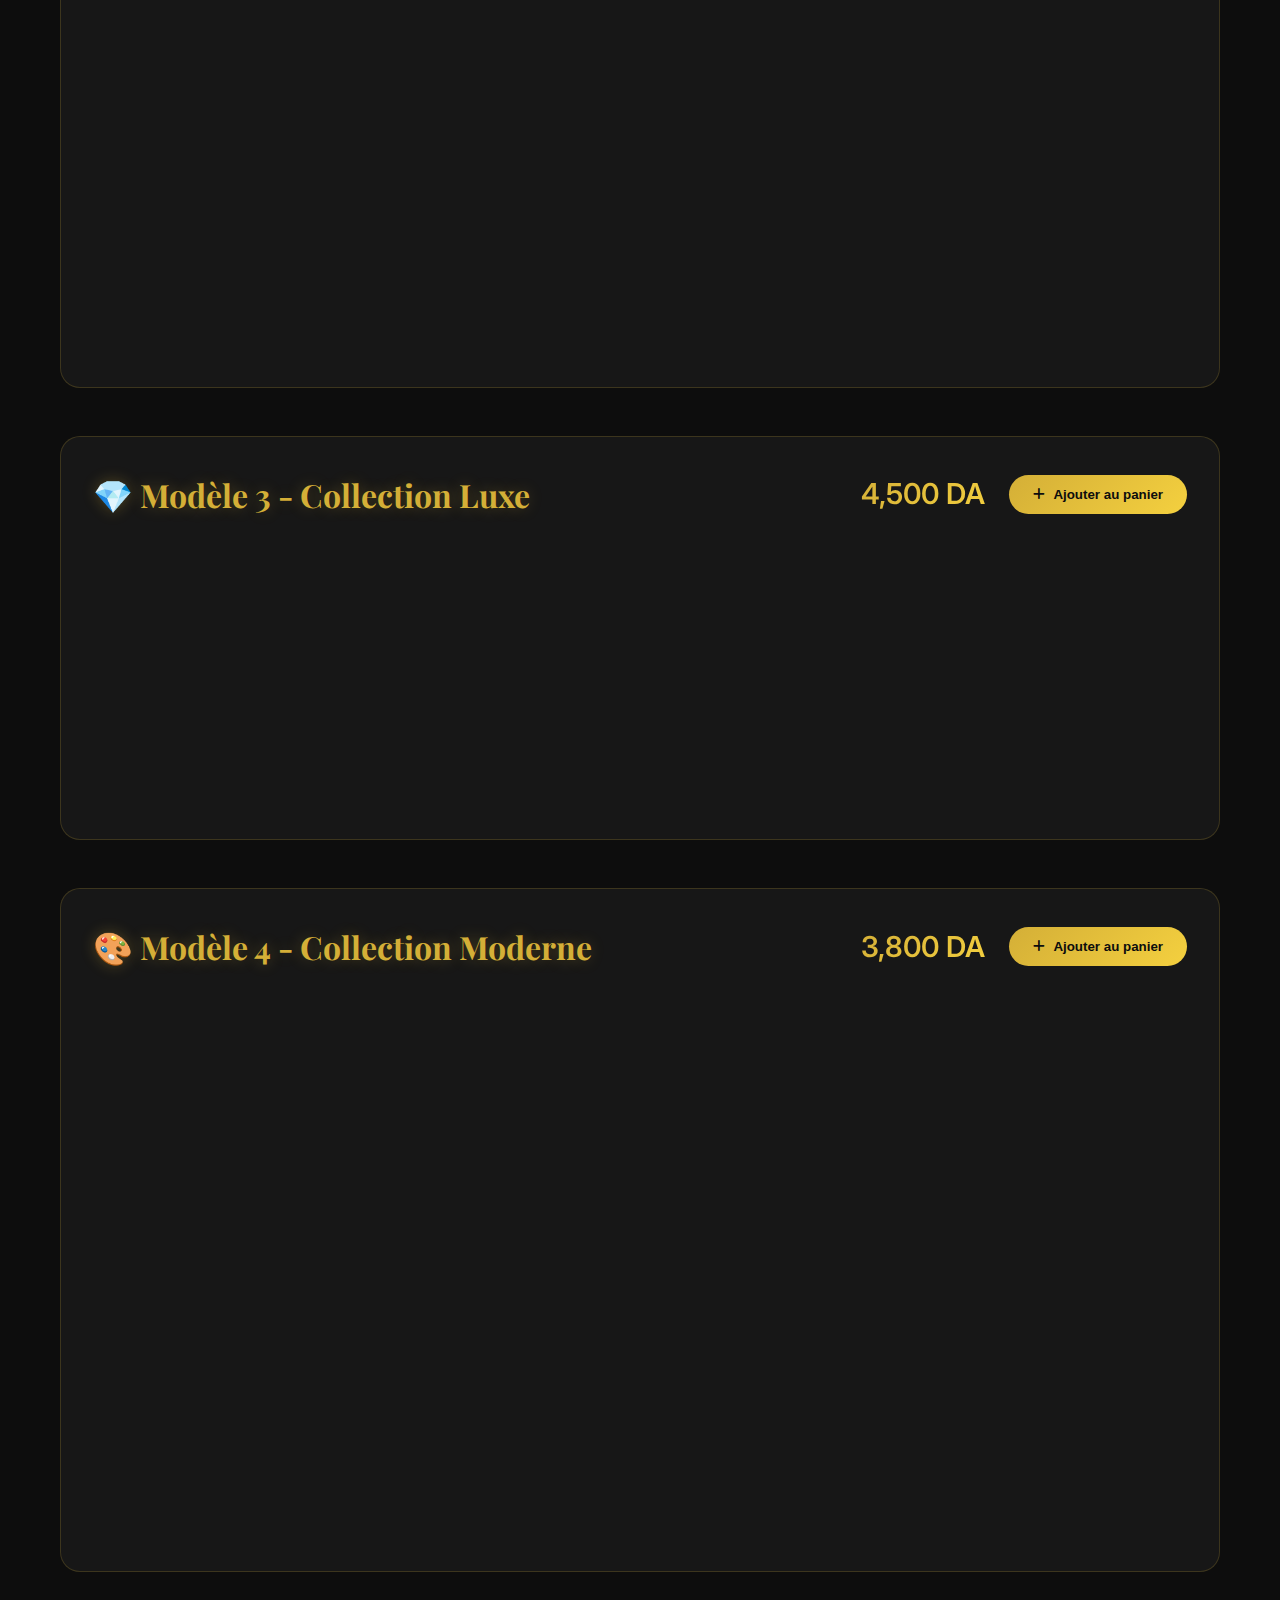
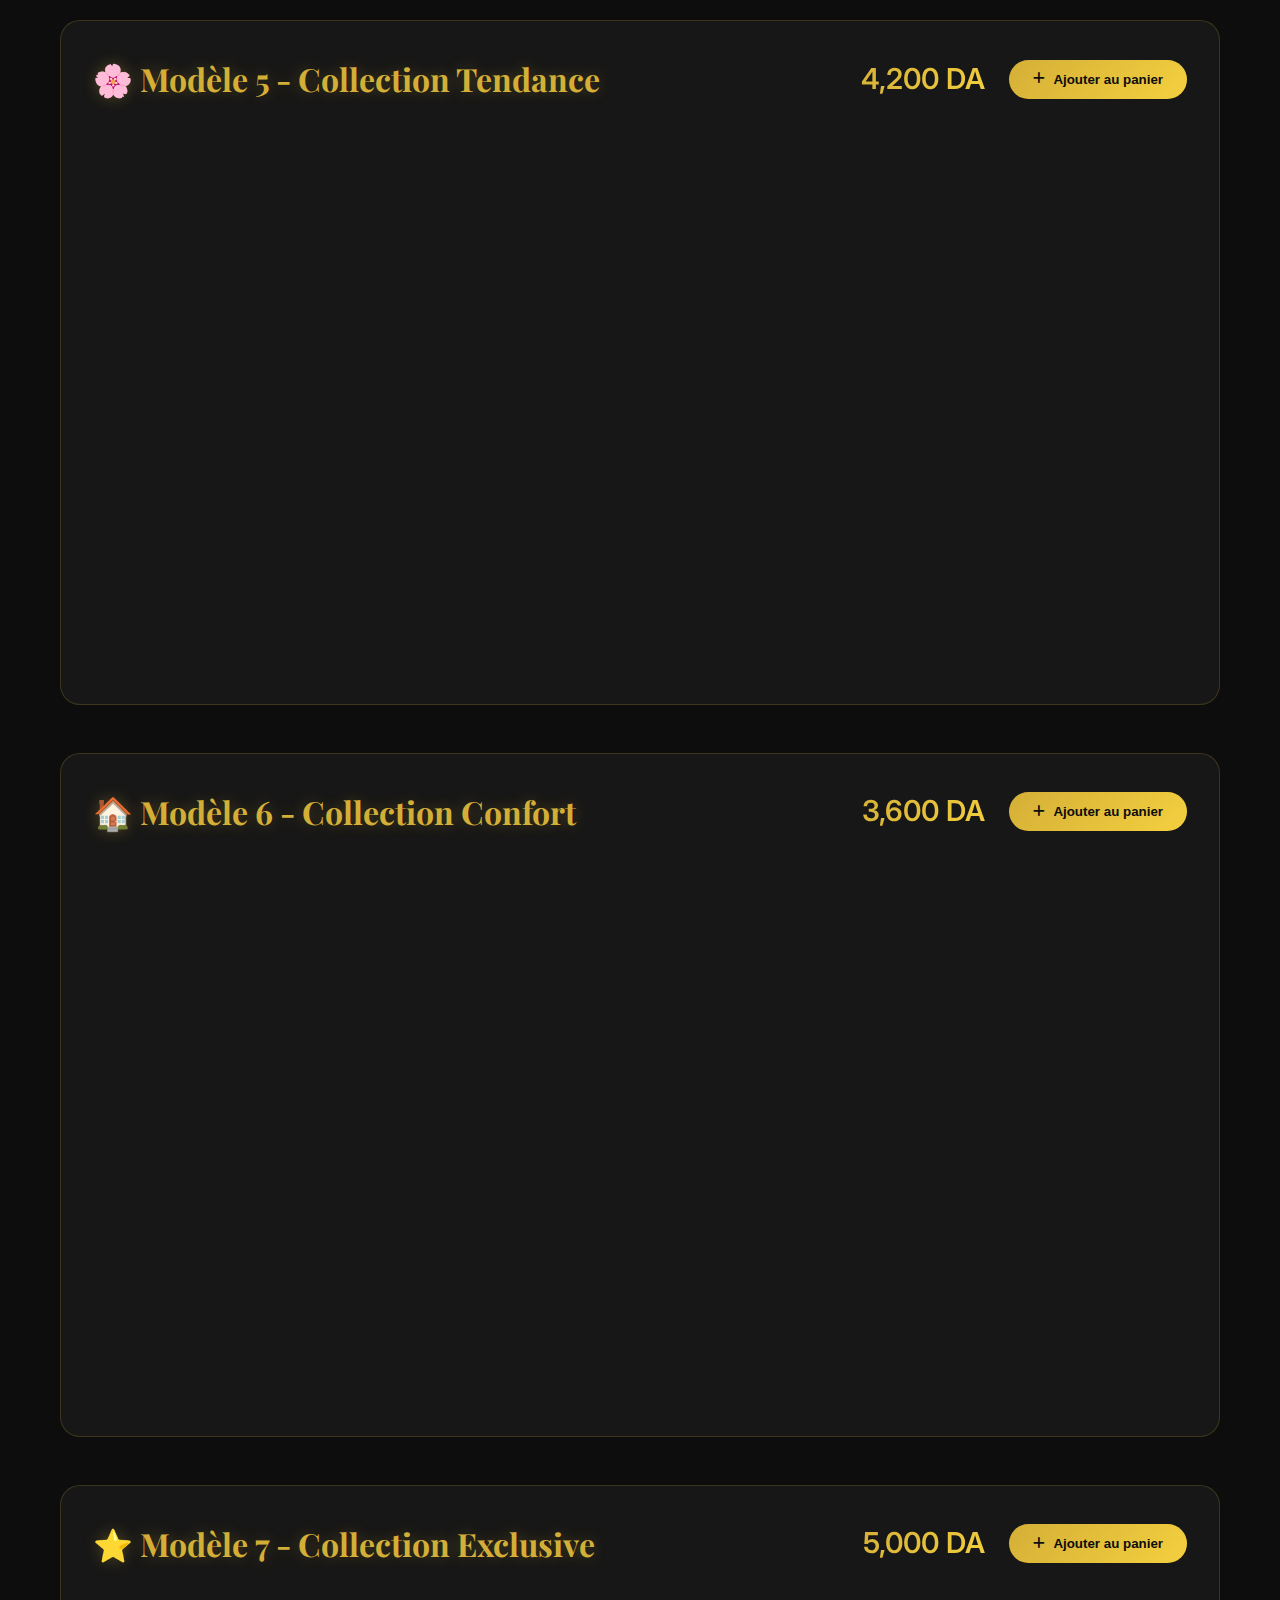
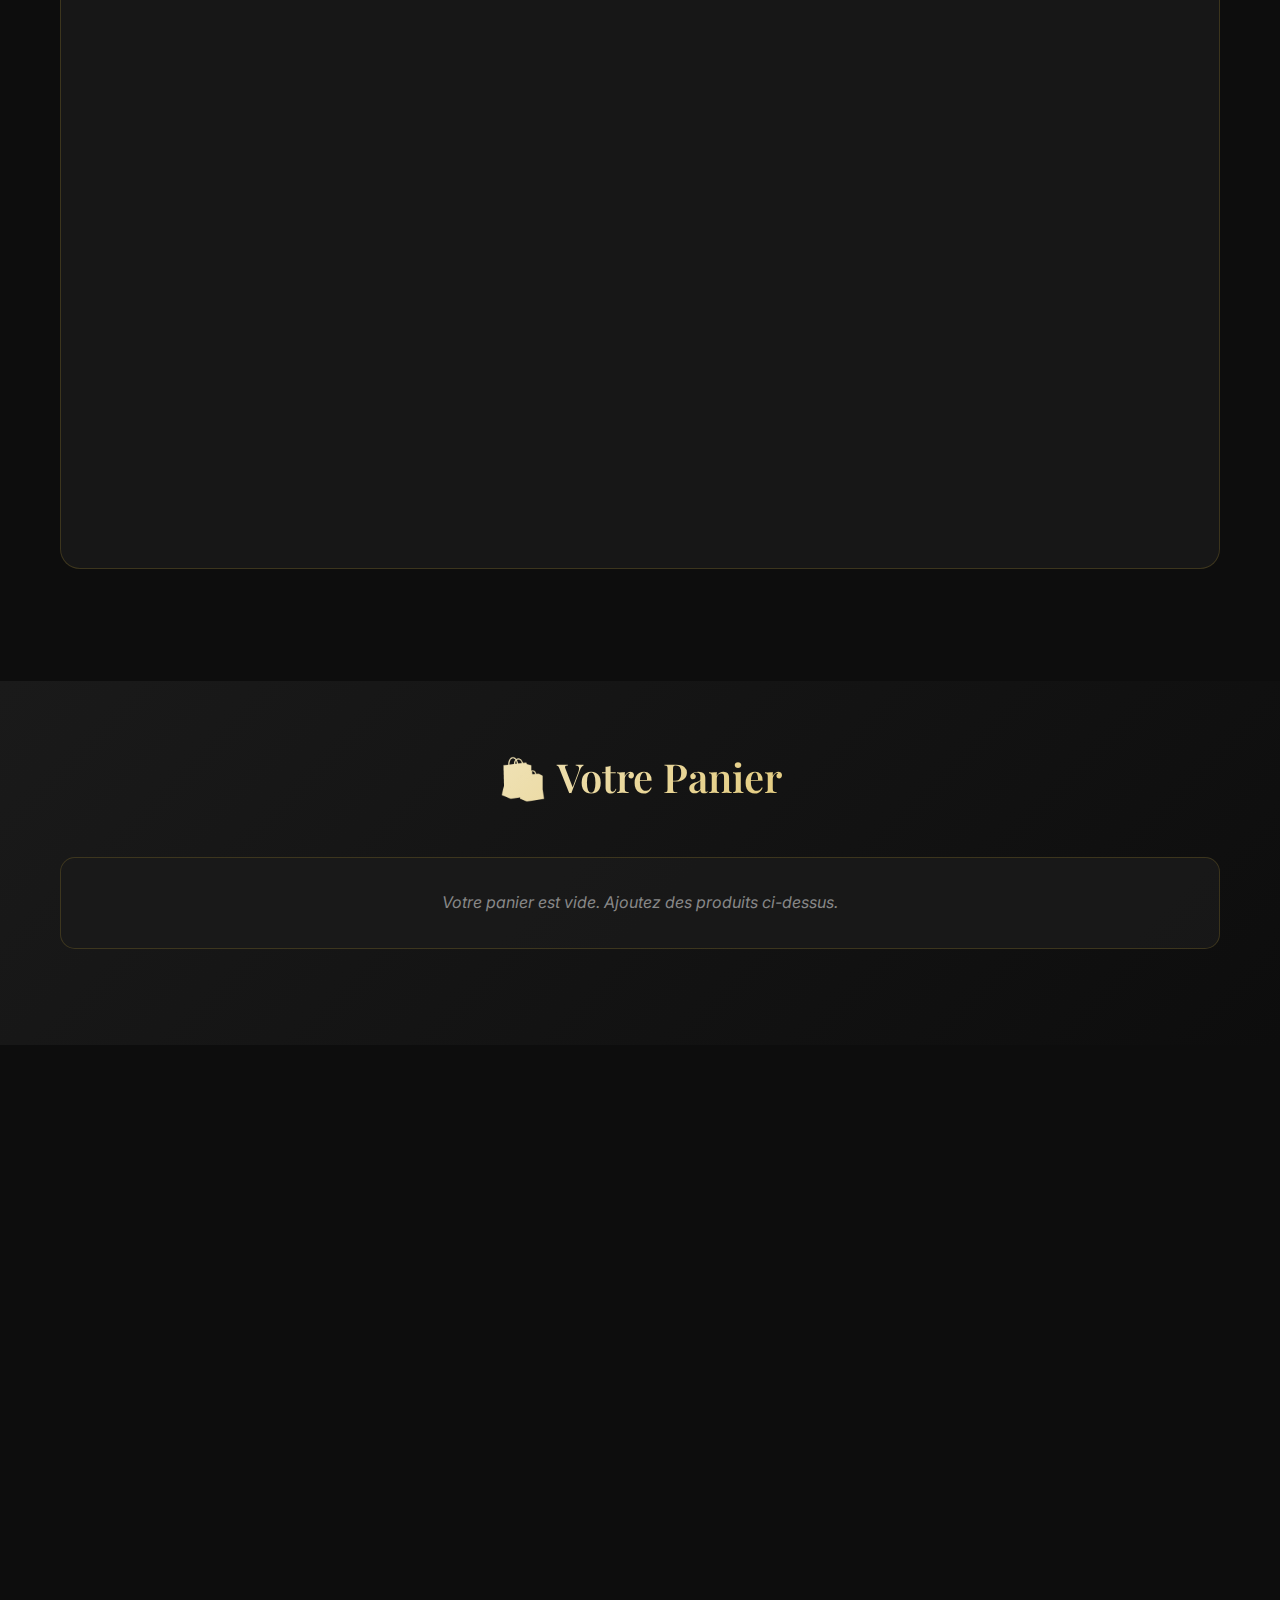
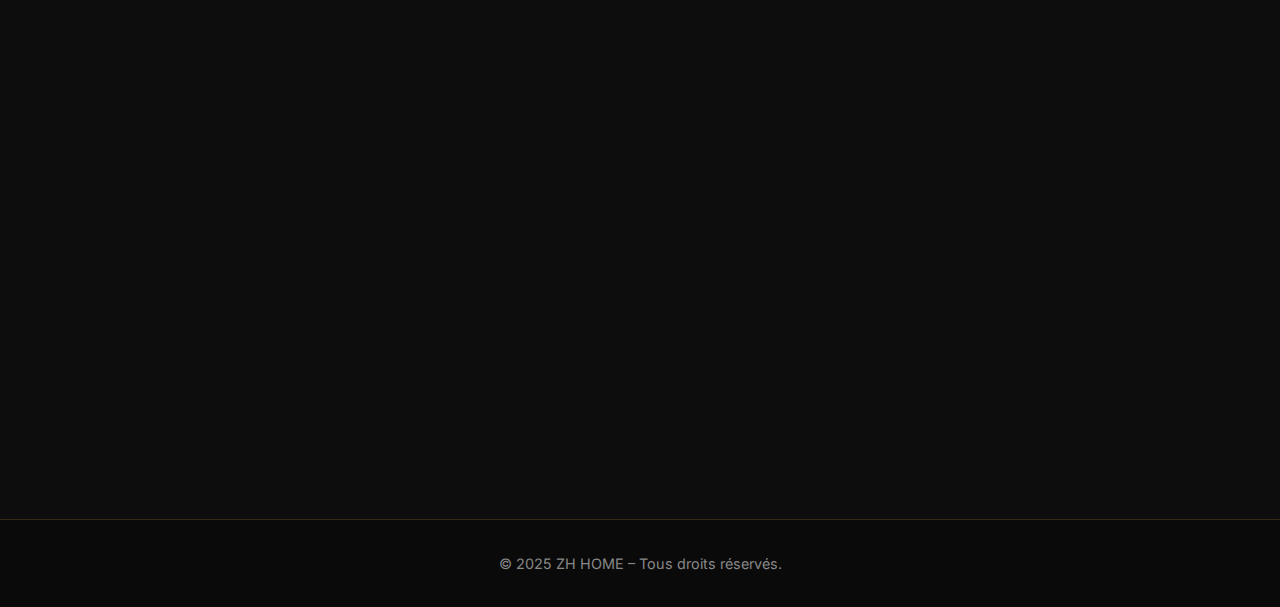
<file: carte.html>
<!DOCTYPE html>
<html lang="fr">
<head>
    <meta charset="UTF-8">
    <meta name="viewport" content="width=device-width, initial-scale=1.0">
    <title>Commander - ZH HOME</title>
    <link rel="stylesheet" href="styles.css">
    <link href="https://cdnjs.cloudflare.com/ajax/libs/font-awesome/6.0.0/css/all.min.css" rel="stylesheet">
    <link href="https://fonts.googleapis.com/css2?family=Playfair+Display:wght@400;600;700&family=Inter:wght@300;400;500;600&display=swap" rel="stylesheet">
</head>
<body>
    <!-- Header -->
    <header class="header">
        <div class="container">
            <div class="header-content">
                <h1 class="brand-name">ZH HOME</h1>
                <nav class="main-nav">
                    <ul class="nav-list">
                        <li><a href="index.html" class="nav-link">Accueil</a></li>
                        <li><a href="about.html" class="nav-link">À propos</a></li>
                        <li><a href="carte.html" class="nav-link active">Commander</a></li>
                    </ul>
                </nav>
                <div class="mobile-menu-toggle">
                    <span></span>
                    <span></span>
                    <span></span>
                </div>
            </div>
        </div>
    </header>

    <!-- Cart Hero Section -->
    <section class="cart-hero">
        <div class="container">
            <div class="cart-hero-content">
                <h2 class="cart-title">🛒 Passer votre commande</h2>
                <p class="cart-subtitle">Choisissez vos produits et remplissez le formulaire pour finaliser votre commande</p>
            </div>
        </div>
    </section>

    <!-- Product Selection -->
    <section class="product-selection">
        <div class="container">
            <h2 class="section-title">Nos Modèles Disponibles</h2>
            
            <!-- Modèle 1 Gallery -->
            <div class="model-gallery" data-model="Modèle 1" data-price="3500">
                <div class="model-header">
                    <h3 class="model-title">🌟 Modèle 1 - Collection Élégante</h3>
                    <div class="model-price-action">
                        <span class="model-price">3,500 DA</span>
                        <button class="add-to-cart" data-model="Modèle 1" data-price="3500">
                            <i class="fas fa-plus"></i> Ajouter au panier
                        </button>
                    </div>
                </div>
                <div class="gallery-grid">
                    <div class="gallery-item">
                        <img src="img/modele1/photo_2025-10-27_13-40-03.jpg" alt="Modèle 1 - Style 1" loading="lazy">
                    </div>
                    <div class="gallery-item">
                        <img src="img/modele1/photo_2025-10-27_13-40-13.jpg" alt="Modèle 1 - Style 2" loading="lazy">
                    </div>
                    <div class="gallery-item">
                        <img src="img/modele1/photo_2025-10-27_13-40-19.jpg" alt="Modèle 1 - Style 3" loading="lazy">
                    </div>
                    <div class="gallery-item">
                        <img src="img/modele1/photo_2025-10-27_13-40-24.jpg" alt="Modèle 1 - Style 4" loading="lazy">
                    </div>
                    <div class="gallery-item">
                        <img src="img/modele1/photo_2025-10-27_13-40-28.jpg" alt="Modèle 1 - Style 5" loading="lazy">
                    </div>
                    <div class="gallery-item">
                        <img src="img/modele1/photo_2025-10-27_13-40-34.jpg" alt="Modèle 1 - Style 6" loading="lazy">
                    </div>
                    <div class="gallery-item">
                        <img src="img/modele1/photo_2025-10-27_13-40-38.jpg" alt="Modèle 1 - Style 7" loading="lazy">
                    </div>
                    <div class="gallery-item">
                        <img src="img/modele1/photo_2025-10-27_13-40-45.jpg" alt="Modèle 1 - Style 8" loading="lazy">
                    </div>
                </div>
            </div>

            <!-- Modèle 2 Gallery -->
            <div class="model-gallery" data-model="Modèle 2" data-price="4000">
                <div class="model-header">
                    <h3 class="model-title">✨ Modèle 2 - Collection Premium</h3>
                    <div class="model-price-action">
                        <span class="model-price">4,000 DA</span>
                        <button class="add-to-cart" data-model="Modèle 2" data-price="4000">
                            <i class="fas fa-plus"></i> Ajouter au panier
                        </button>
                    </div>
                </div>
                <div class="gallery-grid">
                    <div class="gallery-item">
                        <img src="img/modele2/photo_2025-10-27_13-40-52.jpg" alt="Modèle 2 - Style 1" loading="lazy">
                    </div>
                    <div class="gallery-item">
                        <img src="img/modele2/photo_2025-10-27_13-40-56.jpg" alt="Modèle 2 - Style 2" loading="lazy">
                    </div>
                    <div class="gallery-item">
                        <img src="img/modele2/photo_2025-10-27_13-41-01.jpg" alt="Modèle 2 - Style 3" loading="lazy">
                    </div>
                    <div class="gallery-item">
                        <img src="img/modele2/photo_2025-10-27_13-41-05.jpg" alt="Modèle 2 - Style 4" loading="lazy">
                    </div>
                    <div class="gallery-item">
                        <img src="img/modele2/photo_2025-10-27_13-41-10.jpg" alt="Modèle 2 - Style 5" loading="lazy">
                    </div>
                    <div class="gallery-item">
                        <img src="img/modele2/photo_2025-10-27_13-41-16.jpg" alt="Modèle 2 - Style 6" loading="lazy">
                    </div>
                    <div class="gallery-item">
                        <img src="img/modele2/photo_2025-10-27_13-41-20.jpg" alt="Modèle 2 - Style 7" loading="lazy">
                    </div>
                    <div class="gallery-item">
                        <img src="img/modele2/photo_2025-10-27_13-41-24.jpg" alt="Modèle 2 - Style 8" loading="lazy">
                    </div>
                </div>
            </div>

            <!-- Modèle 3 Gallery -->
            <div class="model-gallery" data-model="Modèle 3" data-price="4500">
                <div class="model-header">
                    <h3 class="model-title">💎 Modèle 3 - Collection Luxe</h3>
                    <div class="model-price-action">
                        <span class="model-price">4,500 DA</span>
                        <button class="add-to-cart" data-model="Modèle 3" data-price="4500">
                            <i class="fas fa-plus"></i> Ajouter au panier
                        </button>
                    </div>
                </div>
                <div class="gallery-grid">
                    <div class="gallery-item">
                        <img src="img/modele 3/photo_2025-10-27_13-41-29.jpg" alt="Modèle 3 - Style 1" loading="lazy">
                    </div>
                    <div class="gallery-item">
                        <img src="img/modele 3/photo_2025-10-27_13-41-34.jpg" alt="Modèle 3 - Style 2" loading="lazy">
                    </div>
                    <div class="gallery-item">
                        <img src="img/modele 3/photo_2025-10-27_13-41-38.jpg" alt="Modèle 3 - Style 3" loading="lazy">
                    </div>
                    <div class="gallery-item">
                        <img src="img/modele 3/photo_2025-10-27_13-41-42.jpg" alt="Modèle 3 - Style 4" loading="lazy">
                    </div>
                </div>
            </div>

            <!-- Modèle 4 Gallery -->
            <div class="model-gallery" data-model="Modèle 4" data-price="3800">
                <div class="model-header">
                    <h3 class="model-title">🎨 Modèle 4 - Collection Moderne</h3>
                    <div class="model-price-action">
                        <span class="model-price">3,800 DA</span>
                        <button class="add-to-cart" data-model="Modèle 4" data-price="3800">
                            <i class="fas fa-plus"></i> Ajouter au panier
                        </button>
                    </div>
                </div>
                <div class="gallery-grid">
                    <div class="gallery-item">
                        <img src="img/modele4/photo_2025-10-27_13-41-47.jpg" alt="Modèle 4 - Style 1" loading="lazy">
                    </div>
                    <div class="gallery-item">
                        <img src="img/modele4/photo_2025-10-27_13-41-54.jpg" alt="Modèle 4 - Style 2" loading="lazy">
                    </div>
                    <div class="gallery-item">
                        <img src="img/modele4/photo_2025-10-27_13-41-59.jpg" alt="Modèle 4 - Style 3" loading="lazy">
                    </div>
                    <div class="gallery-item">
                        <img src="img/modele4/photo_2025-10-27_13-42-04.jpg" alt="Modèle 4 - Style 4" loading="lazy">
                    </div>
                    <div class="gallery-item">
                        <img src="img/modele4/photo_2025-10-27_13-42-08.jpg" alt="Modèle 4 - Style 5" loading="lazy">
                    </div>
                    <div class="gallery-item">
                        <img src="img/modele4/photo_2025-10-27_13-42-13.jpg" alt="Modèle 4 - Style 6" loading="lazy">
                    </div>
                    <div class="gallery-item">
                        <img src="img/modele4/photo_2025-10-27_13-42-18.jpg" alt="Modèle 4 - Style 7" loading="lazy">
                    </div>
                    <div class="gallery-item">
                        <img src="img/modele4/photo_2025-10-27_13-42-21.jpg" alt="Modèle 4 - Style 8" loading="lazy">
                    </div>
                </div>
            </div>

            <!-- Modèle 5 Gallery -->
            <div class="model-gallery" data-model="Modèle 5" data-price="4200">
                <div class="model-header">
                    <h3 class="model-title">🌸 Modèle 5 - Collection Tendance</h3>
                    <div class="model-price-action">
                        <span class="model-price">4,200 DA</span>
                        <button class="add-to-cart" data-model="Modèle 5" data-price="4200">
                            <i class="fas fa-plus"></i> Ajouter au panier
                        </button>
                    </div>
                </div>
                <div class="gallery-grid">
                    <div class="gallery-item">
                        <img src="img/modele 5/photo_2025-10-27_13-42-27.jpg" alt="Modèle 5 - Style 1" loading="lazy">
                    </div>
                    <div class="gallery-item">
                        <img src="img/modele 5/photo_2025-10-27_13-42-31.jpg" alt="Modèle 5 - Style 2" loading="lazy">
                    </div>
                    <div class="gallery-item">
                        <img src="img/modele 5/photo_2025-10-27_13-42-35.jpg" alt="Modèle 5 - Style 3" loading="lazy">
                    </div>
                    <div class="gallery-item">
                        <img src="img/modele 5/photo_2025-10-27_13-42-38.jpg" alt="Modèle 5 - Style 4" loading="lazy">
                    </div>
                    <div class="gallery-item">
                        <img src="img/modele 5/photo_2025-10-27_13-42-43.jpg" alt="Modèle 5 - Style 5" loading="lazy">
                    </div>
                </div>
            </div>

            <!-- Modèle 6 Gallery -->
            <div class="model-gallery" data-model="Modèle 6" data-price="3600">
                <div class="model-header">
                    <h3 class="model-title">🏠 Modèle 6 - Collection Confort</h3>
                    <div class="model-price-action">
                        <span class="model-price">3,600 DA</span>
                        <button class="add-to-cart" data-model="Modèle 6" data-price="3600">
                            <i class="fas fa-plus"></i> Ajouter au panier
                        </button>
                    </div>
                </div>
                <div class="gallery-grid">
                    <div class="gallery-item">
                        <img src="img/modele 6/photo_2025-10-27_13-42-48.jpg" alt="Modèle 6 - Style 1" loading="lazy">
                    </div>
                    <div class="gallery-item">
                        <img src="img/modele 6/photo_2025-10-27_13-42-52.jpg" alt="Modèle 6 - Style 2" loading="lazy">
                    </div>
                    <div class="gallery-item">
                        <img src="img/modele 6/photo_2025-10-27_13-42-55.jpg" alt="Modèle 6 - Style 3" loading="lazy">
                    </div>
                    <div class="gallery-item">
                        <img src="img/modele 6/photo_2025-10-27_13-43-00.jpg" alt="Modèle 6 - Style 4" loading="lazy">
                    </div>
                    <div class="gallery-item">
                        <img src="img/modele 6/photo_2025-10-27_13-43-04.jpg" alt="Modèle 6 - Style 5" loading="lazy">
                    </div>
                    <div class="gallery-item">
                        <img src="img/modele 6/photo_2025-10-27_13-43-08.jpg" alt="Modèle 6 - Style 6" loading="lazy">
                    </div>
                    <div class="gallery-item">
                        <img src="img/modele 6/photo_2025-10-27_13-43-12.jpg" alt="Modèle 6 - Style 7" loading="lazy">
                    </div>
                    <div class="gallery-item">
                        <img src="img/modele 6/photo_2025-10-27_13-43-18.jpg" alt="Modèle 6 - Style 8" loading="lazy">
                    </div>
                </div>
            </div>

            <!-- Modèle 7 Gallery -->
            <div class="model-gallery" data-model="Modèle 7" data-price="5000">
                <div class="model-header">
                    <h3 class="model-title">⭐ Modèle 7 - Collection Exclusive</h3>
                    <div class="model-price-action">
                        <span class="model-price">5,000 DA</span>
                        <button class="add-to-cart" data-model="Modèle 7" data-price="5000">
                            <i class="fas fa-plus"></i> Ajouter au panier
                        </button>
                    </div>
                </div>
                <div class="gallery-grid">
                    <div class="gallery-item">
                        <img src="img/modele 7/photo_2025-10-27_13-43-25.jpg" alt="Modèle 7 - Style 1" loading="lazy">
                    </div>
                    <div class="gallery-item">
                        <img src="img/modele 7/photo_2025-10-27_13-43-29.jpg" alt="Modèle 7 - Style 2" loading="lazy">
                    </div>
                    <div class="gallery-item">
                        <img src="img/modele 7/photo_2025-10-27_13-43-33.jpg" alt="Modèle 7 - Style 3" loading="lazy">
                    </div>
                    <div class="gallery-item">
                        <img src="img/modele 7/photo_2025-10-27_13-43-37.jpg" alt="Modèle 7 - Style 4" loading="lazy">
                    </div>
                    <div class="gallery-item">
                        <img src="img/modele 7/photo_2025-10-27_13-43-41.jpg" alt="Modèle 7 - Style 5" loading="lazy">
                    </div>
                    <div class="gallery-item">
                        <img src="img/modele 7/photo_2025-10-27_13-43-45.jpg" alt="Modèle 7 - Style 6" loading="lazy">
                    </div>
                    <div class="gallery-item">
                        <img src="img/modele 7/photo_2025-10-27_13-43-49.jpg" alt="Modèle 7 - Style 7" loading="lazy">
                    </div>
                </div>
            </div>
        </div>
    </section>

    <!-- Shopping Cart -->
    <section class="shopping-cart">
        <div class="container">
            <h2 class="section-title">🛍️ Votre Panier</h2>
            <div id="cartItems" class="cart-items">
                <p class="empty-cart">Votre panier est vide. Ajoutez des produits ci-dessus.</p>
            </div>
            <div id="cartTotal" class="cart-total" style="display: none;">
                <div class="total-line">
                    <span>Total: </span>
                    <span id="totalAmount">0 DA</span>
                </div>
            </div>
        </div>
    </section>

    <!-- Order Form Section -->
    <section class="order-form-section">
        <div class="container">
            <div class="form-header">
                <h2 class="form-title">📝 Informations de livraison</h2>
                <p class="form-description">Remplissez le formulaire ci-dessous pour finaliser votre commande. Nous vous contacterons pour la confirmation.</p>
            </div>
            
            <form id="orderForm" class="order-form">
                <div class="form-grid">
                    <div class="form-group">
                        <label for="fullName">Nom complet *</label>
                        <input type="text" id="fullName" name="fullName" required>
                    </div>
                    
                    <div class="form-group">
                        <label for="whatsapp">Numéro WhatsApp *</label>
                        <input type="tel" id="whatsapp" name="whatsapp" placeholder="+213 XXX XXX XXX" required>
                    </div>
                    
                    <div class="form-group">
                        <label for="wilaya">Wilaya *</label>
                        <select id="wilaya" name="wilaya" required>
                            <option value="">Sélectionnez votre wilaya</option>
                            <option value="01 - Adrar">01 - Adrar</option>
                            <option value="02 - Chlef">02 - Chlef</option>
                            <option value="03 - Laghouat">03 - Laghouat</option>
                            <option value="04 - Oum El Bouaghi">04 - Oum El Bouaghi</option>
                            <option value="05 - Batna">05 - Batna</option>
                            <option value="06 - Béjaïa">06 - Béjaïa</option>
                            <option value="07 - Biskra">07 - Biskra</option>
                            <option value="08 - Béchar">08 - Béchar</option>
                            <option value="09 - Blida">09 - Blida</option>
                            <option value="10 - Bouira">10 - Bouira</option>
                            <option value="11 - Tamanrasset">11 - Tamanrasset</option>
                            <option value="12 - Tébessa">12 - Tébessa</option>
                            <option value="13 - Tlemcen">13 - Tlemcen</option>
                            <option value="14 - Tiaret">14 - Tiaret</option>
                            <option value="15 - Tizi Ouzou">15 - Tizi Ouzou</option>
                            <option value="16 - Alger">16 - Alger</option>
                            <option value="17 - Djelfa">17 - Djelfa</option>
                            <option value="18 - Jijel">18 - Jijel</option>
                            <option value="19 - Sétif">19 - Sétif</option>
                            <option value="20 - Saïda">20 - Saïda</option>
                            <option value="21 - Skikda">21 - Skikda</option>
                            <option value="22 - Sidi Bel Abbès">22 - Sidi Bel Abbès</option>
                            <option value="23 - Annaba">23 - Annaba</option>
                            <option value="24 - Guelma">24 - Guelma</option>
                            <option value="25 - Constantine">25 - Constantine</option>
                            <option value="26 - Médéa">26 - Médéa</option>
                            <option value="27 - Mostaganem">27 - Mostaganem</option>
                            <option value="28 - M'Sila">28 - M'Sila</option>
                            <option value="29 - Mascara">29 - Mascara</option>
                            <option value="30 - Ouargla">30 - Ouargla</option>
                            <option value="31 - Oran">31 - Oran</option>
                            <option value="32 - El Bayadh">32 - El Bayadh</option>
                            <option value="33 - Illizi">33 - Illizi</option>
                            <option value="34 - Bordj Bou Arréridj">34 - Bordj Bou Arréridj</option>
                            <option value="35 - Boumerdès">35 - Boumerdès</option>
                            <option value="36 - El Tarf">36 - El Tarf</option>
                            <option value="37 - Tindouf">37 - Tindouf</option>
                            <option value="38 - Tissemsilt">38 - Tissemsilt</option>
                            <option value="39 - El Oued">39 - El Oued</option>
                            <option value="40 - Khenchela">40 - Khenchela</option>
                            <option value="41 - Souk Ahras">41 - Souk Ahras</option>
                            <option value="42 - Tipaza">42 - Tipaza</option>
                            <option value="43 - Mila">43 - Mila</option>
                            <option value="44 - Aïn Defla">44 - Aïn Defla</option>
                            <option value="45 - Naâma">45 - Naâma</option>
                            <option value="46 - Aïn Témouchent">46 - Aïn Témouchent</option>
                            <option value="47 - Ghardaïa">47 - Ghardaïa</option>
                            <option value="48 - Relizane">48 - Relizane</option>
                            <option value="49 - Timimoun">49 - Timimoun</option>
                            <option value="50 - Bordj Badji Mokhtar">50 - Bordj Badji Mokhtar</option>
                            <option value="51 - Ouled Djellal">51 - Ouled Djellal</option>
                            <option value="52 - Béni Abbès">52 - Béni Abbès</option>
                            <option value="53 - In Salah">53 - In Salah</option>
                            <option value="54 - In Guezzam">54 - In Guezzam</option>
                            <option value="55 - Touggourt">55 - Touggourt</option>
                            <option value="56 - Djanet">56 - Djanet</option>
                            <option value="57 - El M'Ghair">57 - El M'Ghair</option>
                            <option value="58 - El Meniaa">58 - El Meniaa</option>
                        </select>
                    </div>
                    
                    <div class="form-group full-width">
                        <label for="address">Adresse complète *</label>
                        <textarea id="address" name="address" rows="3" placeholder="Adresse détaillée avec commune et code postal" required></textarea>
                    </div>
                    
                    <div class="form-group">
                        <label for="color">Couleur préférée</label>
                        <select id="color" name="color">
                            <option value="">Choisissez une couleur</option>
                            <option value="Blanc">Blanc</option>
                            <option value="Beige">Beige</option>
                            <option value="Gris">Gris</option>
                            <option value="Bleu">Bleu</option>
                            <option value="Rose">Rose</option>
                            <option value="Vert">Vert</option>
                            <option value="Bordeaux">Bordeaux</option>
                            <option value="Noir">Noir</option>
                            <option value="Autre">Autre (préciser en commentaire)</option>
                        </select>
                    </div>
                    
                    <div class="form-group">
                        <label for="comments">Commentaires (optionnel)</label>
                        <textarea id="comments" name="comments" rows="2" placeholder="Précisions sur la couleur, demandes spéciales..."></textarea>
                    </div>
                </div>
                
                <button type="submit" class="submit-button">
                    <i class="fas fa-paper-plane"></i>
                    Confirmer ma commande
                </button>
            </form>
            
            <div id="thankYouMessage" class="thank-you-message" style="display: none;">
                <div class="success-icon">✅</div>
                <h3>Merci !</h3>
                <p>Votre commande a été enregistrée. Nous vous contacterons très bientôt sur WhatsApp.</p>
            </div>
            
            <div class="alternative-order">
                <p>Vous pouvez aussi commander directement sur WhatsApp 👉 
                    <a href="https://wa.me/YOUR_WHATSAPP_NUMBER" target="_blank" class="whatsapp-link">
                        <i class="fab fa-whatsapp"></i> Cliquez ici
                    </a>
                </p>
            </div>
        </div>
    </section>

    <!-- Footer -->
    <footer class="footer">
        <div class="container">
            <p>&copy; 2025 ZH HOME – Tous droits réservés.</p>
        </div>
    </footer>

    <script src="script.js"></script>
    <script src="cart.js"></script>
</body>
</html>
</file>
<file: styles.css>
/* Reset and Base Styles */
* {
    margin: 0;
    padding: 0;
    box-sizing: border-box;
}

body {
    font-family: 'Inter', sans-serif;
    background-color: #0d0d0d;
    color: #ffffff;
    line-height: 1.6;
    overflow-x: hidden;
}

.container {
    max-width: 1200px;
    margin: 0 auto;
    padding: 0 20px;
}

/* Header */
.header {
    padding: 1.5rem 0;
    background: linear-gradient(135deg, #0d0d0d 0%, #1a1a1a 100%);
    position: relative;
    overflow: hidden;
    border-bottom: 1px solid rgba(212, 175, 55, 0.2);
}

.header::before {
    content: '';
    position: absolute;
    top: 0;
    left: -50%;
    width: 200%;
    height: 100%;
    background: linear-gradient(45deg, transparent, rgba(212, 175, 55, 0.1), transparent);
    animation: shimmer 3s infinite;
}

.header-content {
    display: flex;
    justify-content: space-between;
    align-items: center;
    position: relative;
    z-index: 2;
}

.brand-name {
    font-family: 'Playfair Display', serif;
    font-size: 2.5rem;
    font-weight: 700;
    color: #ffffff;
    text-shadow: 0 0 30px rgba(212, 175, 55, 0.3);
    animation: fadeInUp 1s ease-out;
    margin: 0;
}

/* Navigation */
.main-nav {
    display: flex;
    align-items: center;
}

.nav-list {
    display: flex;
    list-style: none;
    margin: 0;
    padding: 0;
    gap: 2rem;
}

.nav-link {
    color: #e0e0e0;
    text-decoration: none;
    font-weight: 500;
    font-size: 1.1rem;
    padding: 0.75rem 1.5rem;
    border-radius: 25px;
    transition: all 0.3s ease;
    position: relative;
    overflow: hidden;
}

.nav-link::before {
    content: '';
    position: absolute;
    top: 0;
    left: -100%;
    width: 100%;
    height: 100%;
    background: linear-gradient(90deg, transparent, rgba(212, 175, 55, 0.2), transparent);
    transition: left 0.5s;
}

.nav-link:hover::before,
.nav-link.active::before {
    left: 100%;
}

.nav-link:hover,
.nav-link.active {
    color: #D4AF37;
    background: rgba(212, 175, 55, 0.1);
    border: 1px solid rgba(212, 175, 55, 0.3);
    transform: translateY(-2px);
}

/* Mobile Menu Toggle */
.mobile-menu-toggle {
    display: none;
    flex-direction: column;
    cursor: pointer;
    gap: 4px;
}

.mobile-menu-toggle span {
    width: 25px;
    height: 3px;
    background: #D4AF37;
    transition: all 0.3s ease;
    border-radius: 2px;
}

/* Hero Section */
.hero {
    padding: 4rem 0;
    text-align: center;
    background: radial-gradient(ellipse at center, #1a1a1a 0%, #0d0d0d 70%);
}

.hero-content {
    max-width: 800px;
    margin: 0 auto;
    animation: fadeInUp 1s ease-out 0.3s both;
}

.hero-headline {
    font-family: 'Playfair Display', serif;
    font-size: 2.5rem;
    font-weight: 600;
    margin-bottom: 1.5rem;
    background: linear-gradient(135deg, #ffffff 0%, #D4AF37 100%);
    -webkit-background-clip: text;
    -webkit-text-fill-color: transparent;
    background-clip: text;
}

.hero-subheadline {
    font-size: 1.2rem;
    margin-bottom: 2.5rem;
    color: #e0e0e0;
    line-height: 1.7;
}

/* CTA Buttons */
.cta-button {
    display: inline-flex;
    align-items: center;
    gap: 0.75rem;
    padding: 1rem 2rem;
    background: linear-gradient(135deg, #D4AF37 0%, #F4D03F 100%);
    color: #0d0d0d;
    text-decoration: none;
    border-radius: 50px;
    font-weight: 600;
    font-size: 1.1rem;
    transition: all 0.3s ease;
    box-shadow: 0 8px 25px rgba(212, 175, 55, 0.3);
    position: relative;
    overflow: hidden;
}

.cta-button::before {
    content: '';
    position: absolute;
    top: 0;
    left: -100%;
    width: 100%;
    height: 100%;
    background: linear-gradient(90deg, transparent, rgba(255, 255, 255, 0.2), transparent);
    transition: left 0.5s;
}

.cta-button:hover::before {
    left: 100%;
}

.cta-button:hover {
    transform: translateY(-2px);
    box-shadow: 0 12px 35px rgba(212, 175, 55, 0.4);
}

.cta-button.large {
    padding: 1.5rem 3rem;
    font-size: 1.3rem;
    margin-bottom: 2rem;
}

/* Gallery Section */
.gallery {
    padding: 4rem 0;
    background: #0d0d0d;
}

.model-section-1 {
    background: #0d0d0d;
}

.model-section-2 {
    background: linear-gradient(135deg, #1a1a1a 0%, #0d0d0d 100%);
}

.model-section-3 {
    background: #0d0d0d;
}

.model-section-4 {
    background: linear-gradient(135deg, #0d0d0d 0%, #1a1a1a 100%);
}

.model-section-5 {
    background: #0d0d0d;
}

.model-section-6 {
    background: linear-gradient(135deg, #1a1a1a 0%, #0d0d0d 100%);
}

.model-section-7 {
    background: #0d0d0d;
}

.section-title {
    font-family: 'Playfair Display', serif;
    font-size: 2.5rem;
    font-weight: 600;
    text-align: center;
    margin-bottom: 3rem;
    background: linear-gradient(135deg, #ffffff 0%, #D4AF37 100%);
    -webkit-background-clip: text;
    -webkit-text-fill-color: transparent;
    background-clip: text;
    animation: fadeInUp 1s ease-out;
}

.gallery-grid {
    display: grid;
    grid-template-columns: repeat(auto-fit, minmax(300px, 1fr));
    gap: 1.5rem;
    margin-top: 2rem;
}

.gallery-item {
    position: relative;
    border-radius: 15px;
    overflow: hidden;
    box-shadow: 0 10px 30px rgba(0, 0, 0, 0.5);
    transition: all 0.3s ease;
    background: #1a1a1a;
}

.gallery-item::before {
    content: '';
    position: absolute;
    top: 0;
    left: 0;
    right: 0;
    bottom: 0;
    background: linear-gradient(135deg, rgba(212, 175, 55, 0.1) 0%, transparent 50%);
    opacity: 0;
    transition: opacity 0.3s ease;
    z-index: 2;
}

.gallery-item:hover::before {
    opacity: 1;
}

.gallery-item:hover {
    transform: translateY(-10px);
    box-shadow: 0 20px 40px rgba(212, 175, 55, 0.2);
}

.gallery-item img {
    width: 100%;
    height: 300px;
    object-fit: cover;
    transition: transform 0.3s ease;
}

.gallery-item:hover img {
    transform: scale(1.1);
}

/* Product Info Section */
.product-info {
    padding: 4rem 0;
    background: linear-gradient(135deg, #1a1a1a 0%, #0d0d0d 100%);
}

.info-grid {
    display: grid;
    grid-template-columns: repeat(auto-fit, minmax(400px, 1fr));
    gap: 3rem;
    margin-top: 2rem;
}

.info-card {
    background: rgba(26, 26, 26, 0.8);
    padding: 2.5rem;
    border-radius: 20px;
    border: 1px solid rgba(212, 175, 55, 0.2);
    backdrop-filter: blur(10px);
    transition: all 0.3s ease;
}

.info-card:hover {
    transform: translateY(-5px);
    border-color: rgba(212, 175, 55, 0.4);
    box-shadow: 0 15px 35px rgba(212, 175, 55, 0.1);
}

.info-title {
    font-family: 'Playfair Display', serif;
    font-size: 1.5rem;
    color: #D4AF37;
    margin-bottom: 1.5rem;
    font-weight: 600;
}

.composition-list,
.advantages-list {
    list-style: none;
}

.composition-list li,
.advantages-list li {
    padding: 0.75rem 0;
    font-size: 1.1rem;
    color: #e0e0e0;
    border-bottom: 1px solid rgba(255, 255, 255, 0.1);
    transition: color 0.3s ease;
}

.composition-list li:hover,
.advantages-list li:hover {
    color: #D4AF37;
}

.composition-list li:last-child,
.advantages-list li:last-child {
    border-bottom: none;
}

/* CTA Section */
.cta-section {
    padding: 4rem 0;
    text-align: center;
    background: radial-gradient(ellipse at center, #1a1a1a 0%, #0d0d0d 70%);
}

.social-links {
    display: flex;
    justify-content: center;
    gap: 2rem;
    margin-top: 2rem;
}

.social-link {
    display: flex;
    align-items: center;
    gap: 0.5rem;
    color: #e0e0e0;
    text-decoration: none;
    padding: 0.75rem 1.5rem;
    border: 1px solid rgba(212, 175, 55, 0.3);
    border-radius: 25px;
    transition: all 0.3s ease;
    background: rgba(26, 26, 26, 0.5);
}

.social-link:hover {
    color: #D4AF37;
    border-color: #D4AF37;
    background: rgba(212, 175, 55, 0.1);
    transform: translateY(-2px);
}

/* Order Form Section */
.order-form-section {
    padding: 4rem 0;
    background: linear-gradient(135deg, #1a1a1a 0%, #0d0d0d 100%);
    border-top: 1px solid rgba(212, 175, 55, 0.2);
}

.form-header {
    text-align: center;
    margin-bottom: 3rem;
    animation: fadeInUp 1s ease-out;
}

.form-title {
    font-family: 'Playfair Display', serif;
    font-size: 2.5rem;
    font-weight: 600;
    color: #D4AF37;
    margin-bottom: 1rem;
    text-shadow: 0 0 20px rgba(212, 175, 55, 0.3);
}

.form-description {
    font-size: 1.1rem;
    color: #e0e0e0;
    max-width: 600px;
    margin: 0 auto;
    line-height: 1.6;
}

.order-form {
    max-width: 800px;
    margin: 0 auto;
    background: rgba(26, 26, 26, 0.8);
    padding: 3rem;
    border-radius: 20px;
    border: 1px solid rgba(212, 175, 55, 0.2);
    backdrop-filter: blur(10px);
    box-shadow: 0 20px 40px rgba(0, 0, 0, 0.3);
    animation: fadeInUp 1s ease-out 0.3s both;
}

.form-grid {
    display: grid;
    grid-template-columns: repeat(auto-fit, minmax(300px, 1fr));
    gap: 1.5rem;
    margin-bottom: 2rem;
}

.form-group {
    display: flex;
    flex-direction: column;
}

.form-group.full-width {
    grid-column: 1 / -1;
}

.form-group label {
    color: #D4AF37;
    font-weight: 600;
    margin-bottom: 0.5rem;
    font-size: 0.95rem;
    text-transform: uppercase;
    letter-spacing: 0.5px;
}

.form-group input,
.form-group select,
.form-group textarea {
    background: rgba(255, 255, 255, 0.05);
    border: 1px solid rgba(212, 175, 55, 0.3);
    border-radius: 10px;
    padding: 1rem;
    color: #ffffff;
    font-size: 1rem;
    transition: all 0.3s ease;
    font-family: 'Inter', sans-serif;
}

.form-group input:focus,
.form-group select:focus,
.form-group textarea:focus {
    outline: none;
    border-color: #D4AF37;
    background: rgba(255, 255, 255, 0.1);
    box-shadow: 0 0 20px rgba(212, 175, 55, 0.2);
    transform: translateY(-2px);
}

.form-group input::placeholder,
.form-group textarea::placeholder {
    color: #888;
}

.form-group select option {
    background: #1a1a1a;
    color: #ffffff;
}

.submit-button {
    width: 100%;
    background: linear-gradient(135deg, #D4AF37 0%, #F4D03F 100%);
    color: #0d0d0d;
    border: none;
    padding: 1.2rem 2rem;
    border-radius: 50px;
    font-size: 1.2rem;
    font-weight: 600;
    cursor: pointer;
    transition: all 0.3s ease;
    display: flex;
    align-items: center;
    justify-content: center;
    gap: 0.75rem;
    box-shadow: 0 8px 25px rgba(212, 175, 55, 0.3);
    position: relative;
    overflow: hidden;
}

.submit-button::before {
    content: '';
    position: absolute;
    top: 0;
    left: -100%;
    width: 100%;
    height: 100%;
    background: linear-gradient(90deg, transparent, rgba(255, 255, 255, 0.2), transparent);
    transition: left 0.5s;
}

.submit-button:hover::before {
    left: 100%;
}

.submit-button:hover {
    transform: translateY(-3px);
    box-shadow: 0 15px 35px rgba(212, 175, 55, 0.4);
}

.submit-button:active {
    transform: translateY(-1px);
}

.submit-button:disabled {
    opacity: 0.7;
    cursor: not-allowed;
    transform: none;
}

.thank-you-message {
    text-align: center;
    background: rgba(34, 139, 34, 0.1);
    border: 1px solid rgba(34, 139, 34, 0.3);
    border-radius: 15px;
    padding: 2rem;
    margin: 2rem auto;
    max-width: 500px;
    animation: fadeInUp 0.6s ease-out;
}

.success-icon {
    font-size: 3rem;
    margin-bottom: 1rem;
}

.thank-you-message h3 {
    color: #D4AF37;
    font-family: 'Playfair Display', serif;
    font-size: 1.8rem;
    margin-bottom: 1rem;
}

.thank-you-message p {
    color: #e0e0e0;
    font-size: 1.1rem;
    line-height: 1.6;
}

.alternative-order {
    text-align: center;
    margin-top: 2rem;
    padding-top: 2rem;
    border-top: 1px solid rgba(212, 175, 55, 0.2);
}

.alternative-order p {
    color: #e0e0e0;
    font-size: 1rem;
}

.whatsapp-link {
    color: #D4AF37;
    text-decoration: none;
    font-weight: 600;
    transition: all 0.3s ease;
    display: inline-flex;
    align-items: center;
    gap: 0.5rem;
}

.whatsapp-link:hover {
    color: #F4D03F;
    transform: translateY(-1px);
}

/* Footer */
.footer {
    padding: 2rem 0;
    text-align: center;
    background: #0a0a0a;
    border-top: 1px solid rgba(212, 175, 55, 0.2);
}

.footer p {
    color: #888;
    font-size: 0.9rem;
}

/* Animations */
@keyframes fadeInUp {
    from {
        opacity: 0;
        transform: translateY(30px);
    }
    to {
        opacity: 1;
        transform: translateY(0);
    }
}

@keyframes shimmer {
    0% {
        transform: translateX(-100%);
    }
    100% {
        transform: translateX(100%);
    }
}

/* Responsive Design */
/* About Page Styles */
.about-hero {
    padding: 4rem 0;
    text-align: center;
    background: radial-gradient(ellipse at center, #1a1a1a 0%, #0d0d0d 70%);
}

.about-title {
    font-family: 'Playfair Display', serif;
    font-size: 3rem;
    font-weight: 600;
    color: #D4AF37;
    margin-bottom: 1rem;
    text-shadow: 0 0 20px rgba(212, 175, 55, 0.3);
}

.about-subtitle {
    font-size: 1.2rem;
    color: #e0e0e0;
    max-width: 600px;
    margin: 0 auto;
}

.about-content {
    padding: 4rem 0;
    background: #0d0d0d;
}

.about-grid {
    display: grid;
    grid-template-columns: repeat(auto-fit, minmax(350px, 1fr));
    gap: 2rem;
    margin-top: 2rem;
}

.about-card {
    background: rgba(26, 26, 26, 0.8);
    padding: 2.5rem;
    border-radius: 20px;
    border: 1px solid rgba(212, 175, 55, 0.2);
    text-align: center;
    transition: all 0.3s ease;
}

.about-card:hover {
    transform: translateY(-10px);
    border-color: rgba(212, 175, 55, 0.4);
    box-shadow: 0 20px 40px rgba(212, 175, 55, 0.1);
}

.about-icon {
    font-size: 3rem;
    color: #D4AF37;
    margin-bottom: 1.5rem;
}

.about-card h3 {
    font-family: 'Playfair Display', serif;
    font-size: 1.5rem;
    color: #D4AF37;
    margin-bottom: 1rem;
}

.about-card p {
    color: #e0e0e0;
    line-height: 1.6;
}

.our-story {
    padding: 4rem 0;
    background: linear-gradient(135deg, #1a1a1a 0%, #0d0d0d 100%);
}

.story-content {
    display: grid;
    grid-template-columns: 2fr 1fr;
    gap: 4rem;
    align-items: center;
}

.story-text p {
    color: #e0e0e0;
    line-height: 1.7;
    margin-bottom: 1.5rem;
    font-size: 1.1rem;
}

.story-stats {
    display: grid;
    grid-template-columns: repeat(2, 1fr);
    gap: 2rem;
}

.stat-item {
    text-align: center;
    background: rgba(212, 175, 55, 0.1);
    padding: 2rem;
    border-radius: 15px;
    border: 1px solid rgba(212, 175, 55, 0.3);
}

.stat-number {
    font-family: 'Playfair Display', serif;
    font-size: 2.5rem;
    font-weight: 700;
    color: #D4AF37;
    margin-bottom: 0.5rem;
}

.stat-label {
    color: #e0e0e0;
    font-weight: 500;
}

.contact-cta {
    padding: 4rem 0;
    text-align: center;
    background: #0d0d0d;
}

.cta-content h2 {
    font-family: 'Playfair Display', serif;
    font-size: 2.5rem;
    color: #D4AF37;
    margin-bottom: 1rem;
}

.cta-content p {
    font-size: 1.2rem;
    color: #e0e0e0;
    margin-bottom: 2rem;
}

.cta-buttons {
    display: flex;
    gap: 2rem;
    justify-content: center;
    flex-wrap: wrap;
}

.cta-button.secondary {
    background: transparent;
    border: 2px solid #D4AF37;
    color: #D4AF37;
}

.cta-button.secondary:hover {
    background: #D4AF37;
    color: #0d0d0d;
}

/* Cart Page Styles */
.cart-hero {
    padding: 4rem 0;
    text-align: center;
    background: radial-gradient(ellipse at center, #1a1a1a 0%, #0d0d0d 70%);
}

.cart-title {
    font-family: 'Playfair Display', serif;
    font-size: 3rem;
    font-weight: 600;
    color: #D4AF37;
    margin-bottom: 1rem;
    text-shadow: 0 0 20px rgba(212, 175, 55, 0.3);
}

.cart-subtitle {
    font-size: 1.2rem;
    color: #e0e0e0;
    max-width: 600px;
    margin: 0 auto;
}

.product-selection {
    padding: 4rem 0;
    background: #0d0d0d;
}

/* Model Gallery Styles */
.model-gallery {
    background: rgba(26, 26, 26, 0.8);
    border-radius: 20px;
    border: 1px solid rgba(212, 175, 55, 0.2);
    padding: 2rem;
    margin-bottom: 3rem;
    transition: all 0.3s ease;
}

.model-gallery:hover {
    border-color: rgba(212, 175, 55, 0.4);
    box-shadow: 0 20px 40px rgba(212, 175, 55, 0.1);
}

.model-header {
    display: flex;
    justify-content: space-between;
    align-items: center;
    margin-bottom: 2rem;
    flex-wrap: wrap;
    gap: 1rem;
}

.model-title {
    font-family: 'Playfair Display', serif;
    font-size: 2rem;
    color: #D4AF37;
    margin: 0;
    text-shadow: 0 0 15px rgba(212, 175, 55, 0.3);
}

.model-price-action {
    display: flex;
    align-items: center;
    gap: 1.5rem;
}

.model-price {
    font-size: 1.8rem;
    font-weight: 600;
    color: #ffffff;
    background: linear-gradient(135deg, #D4AF37 0%, #F4D03F 100%);
    -webkit-background-clip: text;
    -webkit-text-fill-color: transparent;
    background-clip: text;
}

.gallery-grid {
    display: grid;
    grid-template-columns: repeat(auto-fit, minmax(250px, 1fr));
    gap: 1.5rem;
}

.gallery-item {
    position: relative;
    border-radius: 15px;
    overflow: hidden;
    box-shadow: 0 10px 30px rgba(0, 0, 0, 0.5);
    transition: all 0.3s ease;
    background: #1a1a1a;
    aspect-ratio: 1;
}

.gallery-item::before {
    content: '';
    position: absolute;
    top: 0;
    left: 0;
    right: 0;
    bottom: 0;
    background: linear-gradient(135deg, rgba(212, 175, 55, 0.1) 0%, transparent 50%);
    opacity: 0;
    transition: opacity 0.3s ease;
    z-index: 2;
}

.gallery-item:hover::before {
    opacity: 1;
}

.gallery-item:hover {
    transform: translateY(-10px);
    box-shadow: 0 20px 40px rgba(212, 175, 55, 0.2);
}

.gallery-item img {
    width: 100%;
    height: 100%;
    object-fit: cover;
    transition: transform 0.3s ease;
}

.gallery-item:hover img {
    transform: scale(1.1);
}

.add-to-cart {
    background: linear-gradient(135deg, #D4AF37 0%, #F4D03F 100%);
    color: #0d0d0d;
    border: none;
    padding: 0.75rem 1.5rem;
    border-radius: 25px;
    font-weight: 600;
    cursor: pointer;
    transition: all 0.3s ease;
    display: flex;
    align-items: center;
    justify-content: center;
    gap: 0.5rem;
    margin: 0 auto;
}

.add-to-cart:hover {
    transform: translateY(-2px);
    box-shadow: 0 10px 25px rgba(212, 175, 55, 0.3);
}

.shopping-cart {
    padding: 4rem 0;
    background: linear-gradient(135deg, #1a1a1a 0%, #0d0d0d 100%);
}

.cart-items {
    background: rgba(26, 26, 26, 0.8);
    border-radius: 15px;
    padding: 2rem;
    border: 1px solid rgba(212, 175, 55, 0.2);
    margin-bottom: 2rem;
}

.empty-cart {
    text-align: center;
    color: #888;
    font-style: italic;
}

.cart-item {
    display: flex;
    justify-content: space-between;
    align-items: center;
    padding: 1rem 0;
    border-bottom: 1px solid rgba(255, 255, 255, 0.1);
}

.cart-item:last-child {
    border-bottom: none;
}

.item-info h4 {
    color: #D4AF37;
    margin-bottom: 0.5rem;
}

.item-info p {
    color: #e0e0e0;
    font-size: 0.9rem;
}

.item-controls {
    display: flex;
    align-items: center;
    gap: 1rem;
}

.quantity-controls {
    display: flex;
    align-items: center;
    gap: 0.5rem;
}

.qty-btn {
    background: #D4AF37;
    color: #0d0d0d;
    border: none;
    width: 30px;
    height: 30px;
    border-radius: 50%;
    cursor: pointer;
    font-weight: bold;
}

.quantity {
    color: #ffffff;
    font-weight: 600;
    min-width: 20px;
    text-align: center;
}

.remove-item {
    background: #dc3545;
    color: white;
    border: none;
    padding: 0.5rem;
    border-radius: 5px;
    cursor: pointer;
}

.cart-total {
    background: rgba(212, 175, 55, 0.1);
    border: 1px solid rgba(212, 175, 55, 0.3);
    border-radius: 15px;
    padding: 1.5rem;
    text-align: center;
}

.total-line {
    font-size: 1.5rem;
    font-weight: 600;
    color: #D4AF37;
}

/* Mobile Navigation */
.main-nav {
    transition: all 0.3s ease;
}

.main-nav.mobile-open {
    display: flex !important;
    position: fixed;
    top: 0;
    right: 0;
    height: 100vh;
    width: 300px;
    background: linear-gradient(135deg, #0d0d0d 0%, #1a1a1a 100%);
    backdrop-filter: blur(20px);
    border-left: 1px solid rgba(212, 175, 55, 0.3);
    z-index: 1000;
    transform: translateX(0);
    box-shadow: -10px 0 30px rgba(0, 0, 0, 0.5);
}

.main-nav.mobile-open .nav-list {
    flex-direction: column;
    padding: 4rem 2rem 2rem;
    gap: 1.5rem;
    width: 100%;
    height: 100%;
    justify-content: flex-start;
}

.main-nav.mobile-open .nav-link {
    text-align: center;
    padding: 1.2rem;
    border: 1px solid rgba(212, 175, 55, 0.2);
    border-radius: 15px;
    background: rgba(26, 26, 26, 0.5);
    transition: all 0.3s ease;
    font-size: 1.2rem;
}

.main-nav.mobile-open .nav-link:hover {
    background: rgba(212, 175, 55, 0.1);
    transform: translateX(-5px);
    border-color: #D4AF37;
}

/* Mobile overlay */
.mobile-overlay {
    position: fixed;
    top: 0;
    left: 0;
    width: 100%;
    height: 100%;
    background: rgba(0, 0, 0, 0.5);
    z-index: 999;
    opacity: 0;
    visibility: hidden;
    transition: all 0.3s ease;
}

.mobile-overlay.active {
    opacity: 1;
    visibility: visible;
}

/* Mobile menu toggle animation */
.mobile-menu-toggle.active span:nth-child(1) {
    transform: rotate(45deg) translate(5px, 5px);
}

.mobile-menu-toggle.active span:nth-child(2) {
    opacity: 0;
}

.mobile-menu-toggle.active span:nth-child(3) {
    transform: rotate(-45deg) translate(7px, -6px);
}

@media (max-width: 768px) {
    .main-nav {
        display: none;
        transform: translateX(100%);
    }
    
    .mobile-menu-toggle {
        display: flex;
        z-index: 1001;
        position: relative;
    }
    
    .brand-name {
        font-size: 2rem;
    }
    
    .story-content {
        grid-template-columns: 1fr;
        gap: 2rem;
    }
    
    .story-stats {
        grid-template-columns: repeat(2, 1fr);
    }
    
    .cta-buttons {
        flex-direction: column;
        align-items: center;
    }
    
    .model-header {
        flex-direction: column;
        text-align: center;
        gap: 1.5rem;
    }
    
    .model-title {
        font-size: 1.5rem;
    }
    
    .model-price-action {
        flex-direction: column;
        gap: 1rem;
    }
    
    .gallery-grid {
        grid-template-columns: repeat(auto-fit, minmax(200px, 1fr));
        gap: 1rem;
    }
    
    .model-gallery {
        padding: 1.5rem;
        margin-bottom: 2rem;
    }
}

@media (max-width: 768px) {
    .brand-name {
        font-size: 2.5rem;
    }
    
    .hero-headline {
        font-size: 2rem;
    }
    
    .hero-subheadline {
        font-size: 1.1rem;
    }
    
    .gallery-grid {
        grid-template-columns: repeat(auto-fit, minmax(250px, 1fr));
        gap: 1rem;
    }
    
    .info-grid {
        grid-template-columns: 1fr;
        gap: 2rem;
    }
    
    .info-card {
        padding: 2rem;
    }
    
    .social-links {
        flex-direction: column;
        align-items: center;
        gap: 1rem;
    }
    
    .cta-button.large {
        padding: 1.2rem 2rem;
        font-size: 1.1rem;
    }
    
    /* Order Form Mobile Styles */
    .form-title {
        font-size: 2rem;
    }
    
    .order-form {
        padding: 2rem;
        margin: 0 1rem;
    }
    
    .form-grid {
        grid-template-columns: 1fr;
        gap: 1rem;
    }
    
    .form-group.full-width {
        grid-column: 1;
    }
}

@media (max-width: 480px) {
    .container {
        padding: 0 15px;
    }
    
    .brand-name {
        font-size: 2rem;
    }
    
    .hero-headline {
        font-size: 1.7rem;
    }
    
    .gallery-grid {
        grid-template-columns: 1fr;
    }
    
    .gallery-item img {
        height: 250px;
    }
    
    .info-card {
        padding: 1.5rem;
    }
}

/* Smooth scrolling */
html {
    scroll-behavior: smooth;
}

/* Loading animation for images */
.gallery-item img {
    opacity: 0;
    animation: fadeIn 0.5s ease-in-out forwards;
}

@keyframes fadeIn {
    to {
        opacity: 1;
    }
}
</file>
